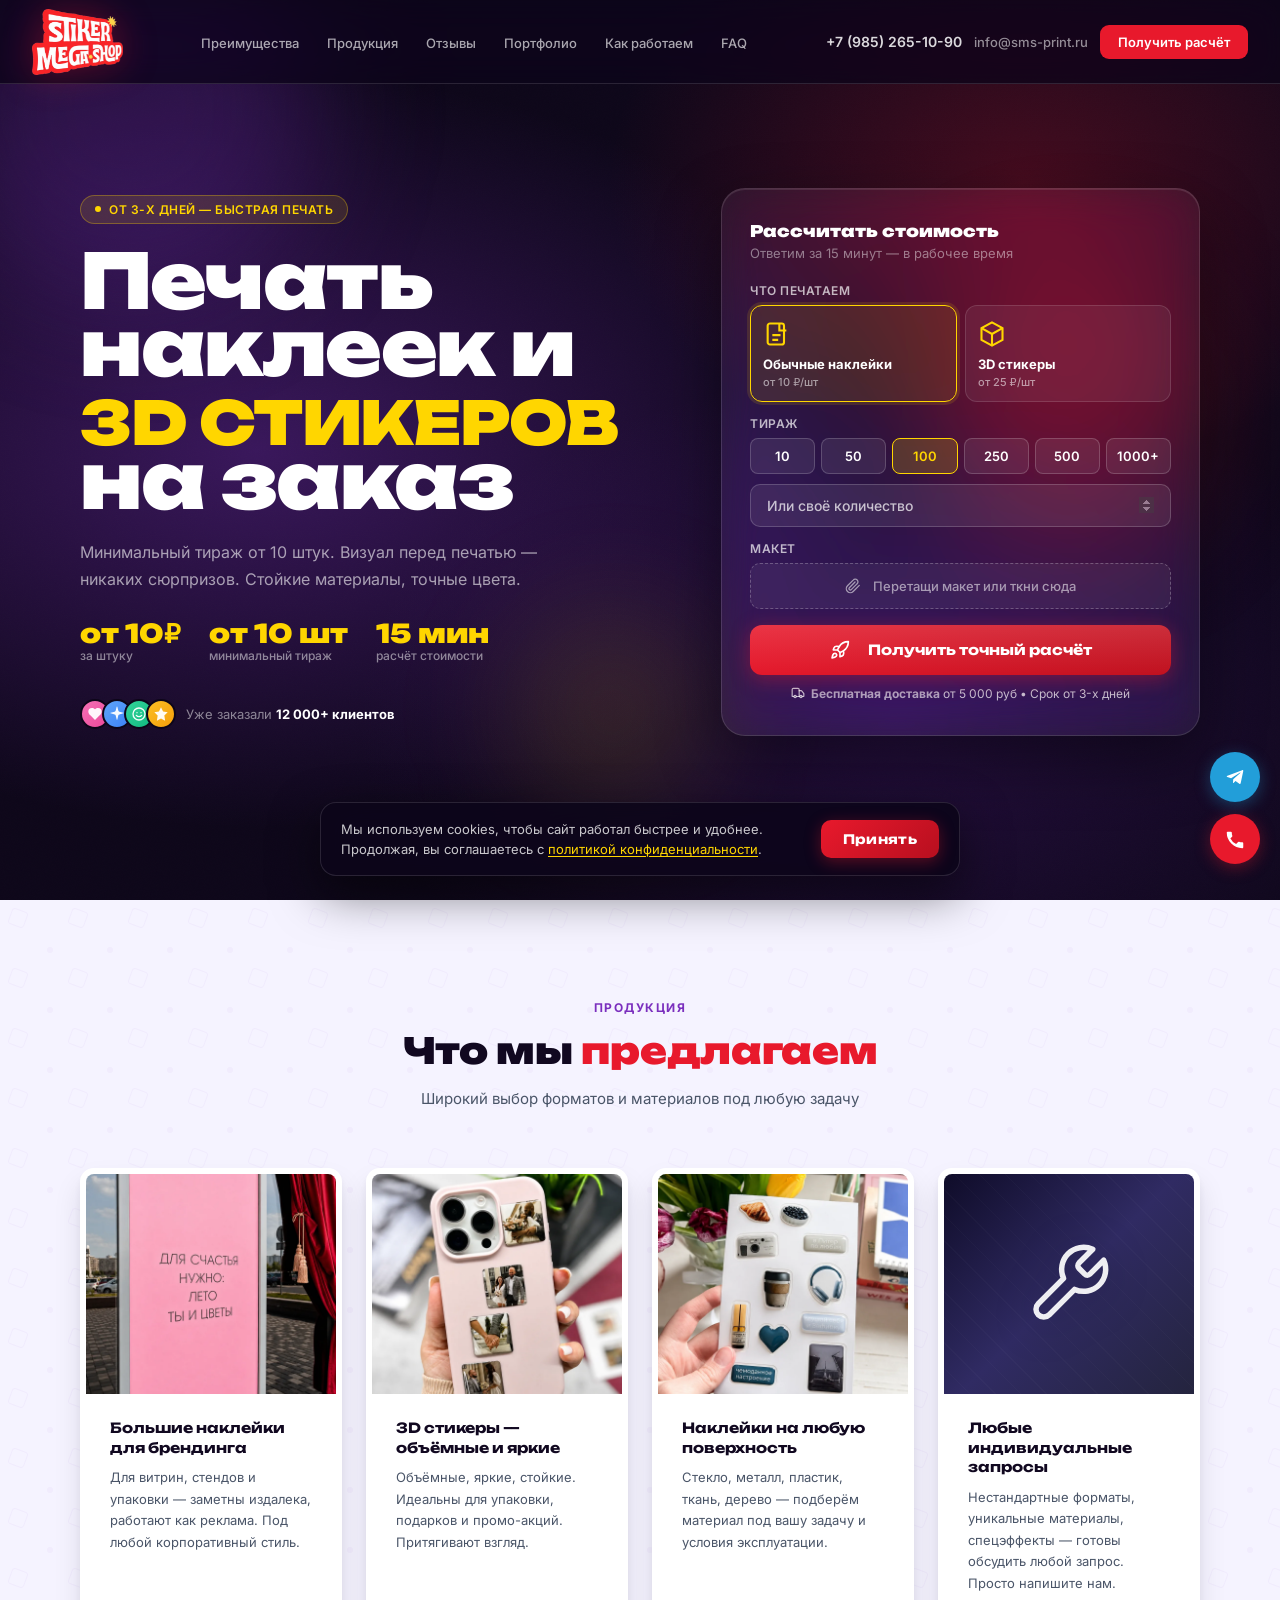
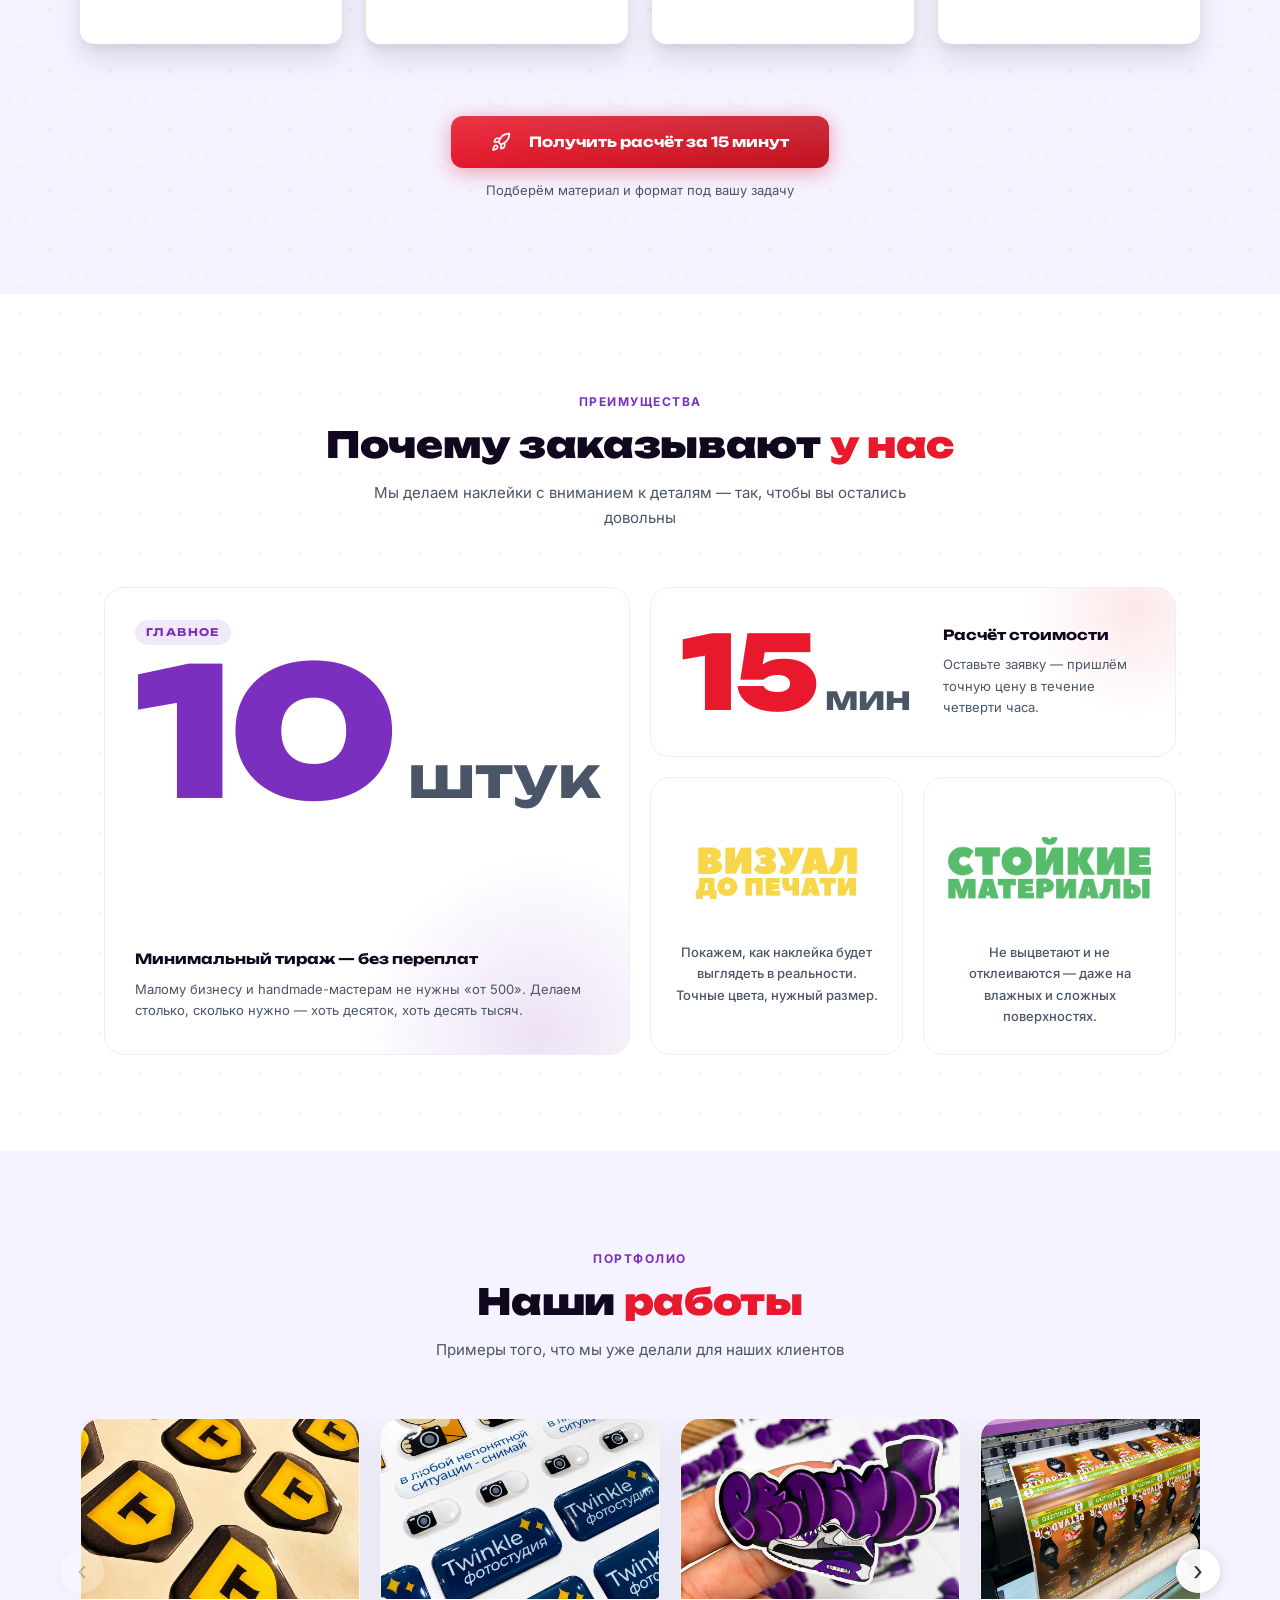
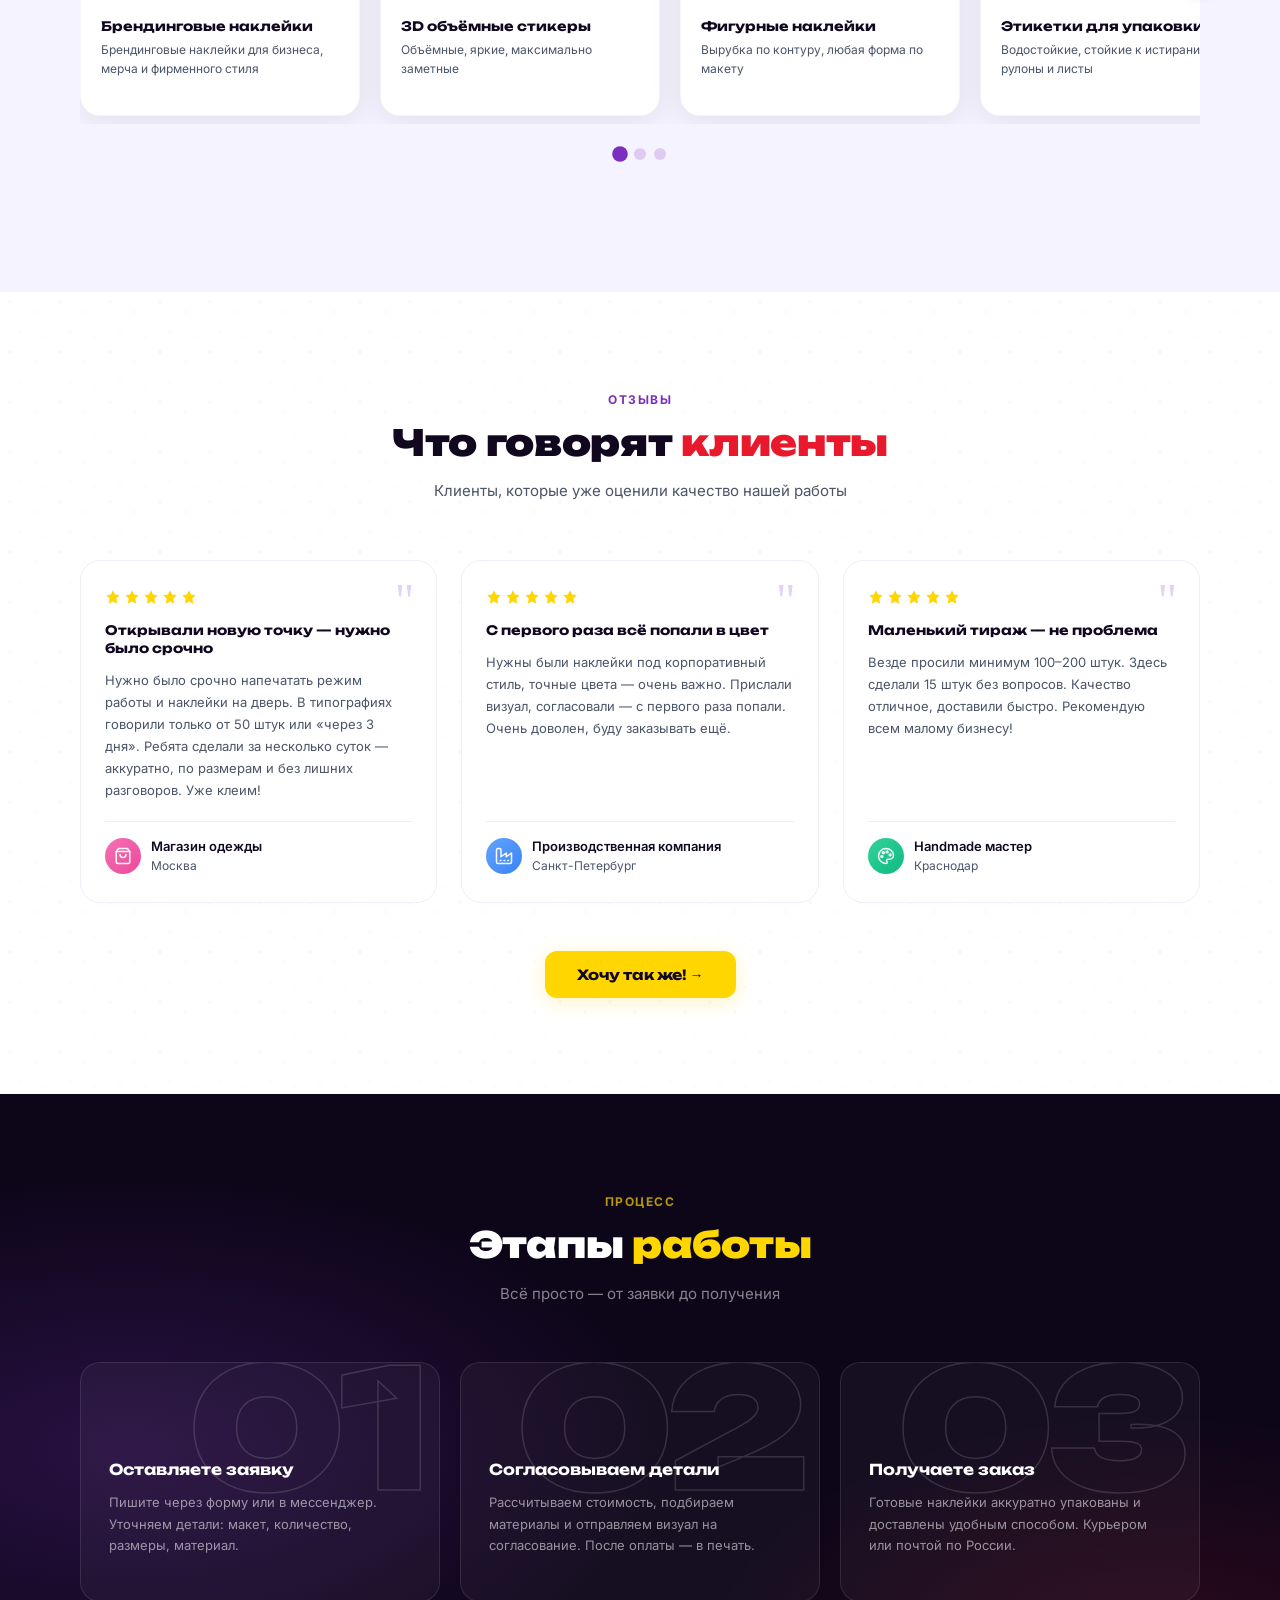
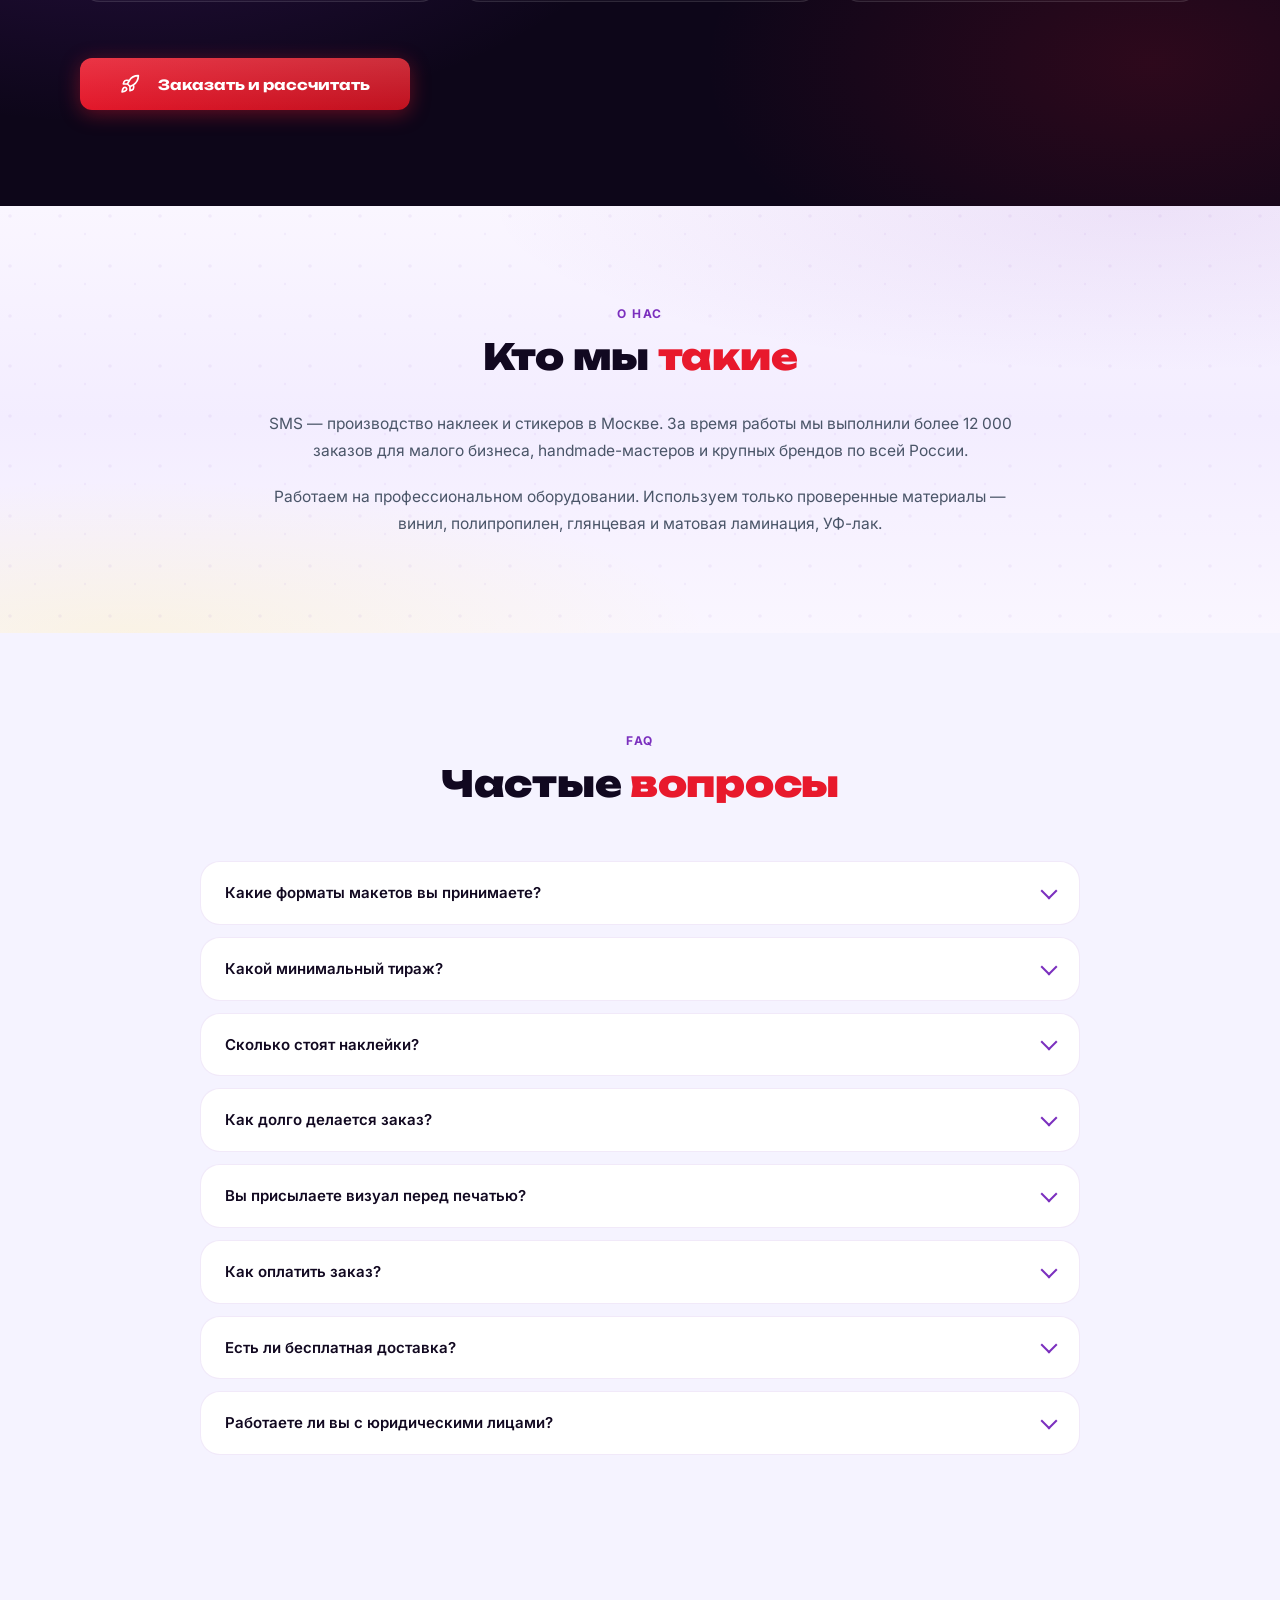
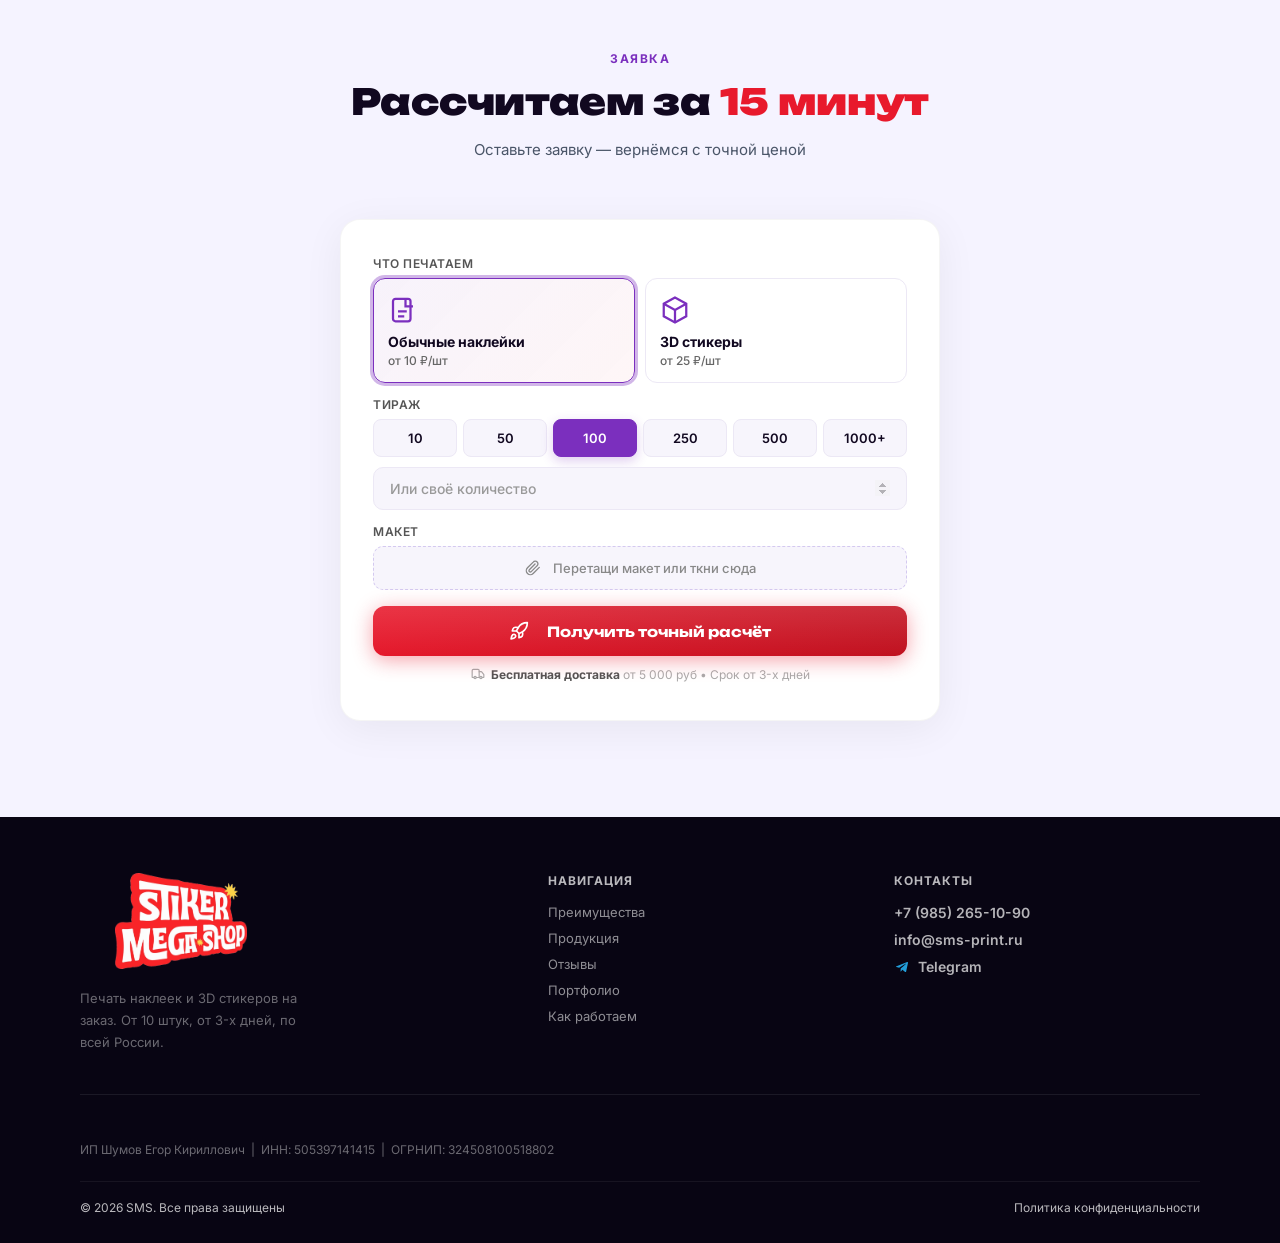
<file: index.html>
<!DOCTYPE html>
<html lang="ru">
<head>
<meta charset="UTF-8">
<meta name="viewport" content="width=device-width, initial-scale=1.0">
<title>SMS — Печать наклеек и 3D стикеров на заказ от 10 штук</title>
<meta name="description" content="Печать наклеек и 3D стикеров на заказ от 10 штук. От 10 руб за штуку, от 3-х дней. Визуал перед печатью, бесплатная доставка от 5000 руб. Получите расчёт за 15 минут!">
<meta name="keywords" content="печать наклеек, 3D стикеры на заказ, наклейки от 10 штук, изготовление наклеек, стикеры печать">
<meta property="og:title" content="SMS — Печать наклеек и 3D стикеров на заказ">
<meta property="og:description" content="Наклейки и 3D стикеры на заказ от 10 штук. От 10 руб/шт, от 3 дней. Расчёт за 15 минут!">
<meta property="og:type" content="website">

<!-- TODO: replace canonical / og:url / og:image domain when the production domain is set (audit ВАЖНО #8) -->
<link rel="canonical" href="https://sweet-madeleine-copy.vercel.app/">
<meta property="og:url" content="https://sweet-madeleine-copy.vercel.app/">
<meta property="og:image" content="https://sweet-madeleine-copy.vercel.app/images/og-preview.jpg">
<meta property="og:image:width" content="1200">
<meta property="og:image:height" content="630">
<meta name="twitter:card" content="summary_large_image">
<meta name="twitter:title" content="SMS — Печать наклеек и 3D стикеров на заказ">
<meta name="twitter:description" content="Наклейки от 10 штук, от 10₽, от 3 дней. Расчёт за 15 минут!">
<meta name="twitter:image" content="https://sweet-madeleine-copy.vercel.app/images/og-preview.jpg">

<!-- TODO: paste real Яндекс.Метрика counter snippet here (audit ЖЕЛАТЕЛЬНО #10) — register at https://metrika.yandex.ru and configure goals: form submit, tel click, Telegram click -->

<script type="application/ld+json">
{
  "@context": "https://schema.org",
  "@type": "LocalBusiness",
  "name": "SMS — Печать наклеек и 3D стикеров",
  "description": "Печать наклеек и 3D стикеров на заказ от 10 штук. От 10 руб/шт, от 3 дней.",
  "telephone": "+79852651090",
  "email": "info@sms-print.ru",
  "url": "https://sweet-madeleine-copy.vercel.app/",
  "priceRange": "от 10₽",
  "areaServed": "RU",
  "hasOfferCatalog": {
    "@type": "OfferCatalog",
    "name": "Наклейки и стикеры",
    "itemListElement": [
      {"@type": "Offer", "itemOffered": {"@type": "Service", "name": "Печать обычных наклеек"}},
      {"@type": "Offer", "itemOffered": {"@type": "Service", "name": "Печать 3D стикеров"}}
    ]
  }
}
</script>
<link rel="icon" href="favicon.ico" sizes="any">
<link rel="icon" type="image/png" sizes="32x32" href="favicon-32.png">
<link rel="icon" type="image/png" sizes="192x192" href="favicon-192.png">
<link rel="apple-touch-icon" sizes="180x180" href="apple-touch-icon.png">
<link rel="preload" href="fonts/unbounded-900-cyrillic.woff2" as="font" type="font/woff2" crossorigin>
<link rel="preload" href="fonts/inter-400-cyrillic.woff2" as="font" type="font/woff2" crossorigin>
<link rel="preload" href="images/sms-logo-1.webp" as="image" fetchpriority="high">
<style>@font-face{font-family:'Inter';font-style:normal;font-weight:400;font-display:swap;src:url(fonts/inter-400-cyrillic.woff2) format('woff2');unicode-range:U+0301,U+0400-045F,U+0490-0491,U+04B0-04B1,U+2116}@font-face{font-family:'Inter';font-style:normal;font-weight:400;font-display:swap;src:url(fonts/inter-400-latin.woff2) format('woff2');unicode-range:U+0000-00FF,U+0131,U+0152-0153,U+02BB-02BC,U+02C6,U+02DA,U+02DC,U+0304,U+0308,U+0329,U+2000-206F,U+20AC,U+2122,U+2191,U+2193,U+2212,U+2215,U+FEFF,U+FFFD}@font-face{font-family:'Inter';font-style:normal;font-weight:500;font-display:swap;src:url(fonts/inter-500-cyrillic.woff2) format('woff2');unicode-range:U+0301,U+0400-045F,U+0490-0491,U+04B0-04B1,U+2116}@font-face{font-family:'Inter';font-style:normal;font-weight:500;font-display:swap;src:url(fonts/inter-500-latin.woff2) format('woff2');unicode-range:U+0000-00FF,U+0131,U+0152-0153,U+02BB-02BC,U+02C6,U+02DA,U+02DC,U+0304,U+0308,U+0329,U+2000-206F,U+20AC,U+2122,U+2191,U+2193,U+2212,U+2215,U+FEFF,U+FFFD}@font-face{font-family:'Inter';font-style:normal;font-weight:600;font-display:swap;src:url(fonts/inter-600-cyrillic.woff2) format('woff2');unicode-range:U+0301,U+0400-045F,U+0490-0491,U+04B0-04B1,U+2116}@font-face{font-family:'Inter';font-style:normal;font-weight:600;font-display:swap;src:url(fonts/inter-600-latin.woff2) format('woff2');unicode-range:U+0000-00FF,U+0131,U+0152-0153,U+02BB-02BC,U+02C6,U+02DA,U+02DC,U+0304,U+0308,U+0329,U+2000-206F,U+20AC,U+2122,U+2191,U+2193,U+2212,U+2215,U+FEFF,U+FFFD}@font-face{font-family:'Inter';font-style:normal;font-weight:700;font-display:swap;src:url(fonts/inter-700-cyrillic.woff2) format('woff2');unicode-range:U+0301,U+0400-045F,U+0490-0491,U+04B0-04B1,U+2116}@font-face{font-family:'Inter';font-style:normal;font-weight:700;font-display:swap;src:url(fonts/inter-700-latin.woff2) format('woff2');unicode-range:U+0000-00FF,U+0131,U+0152-0153,U+02BB-02BC,U+02C6,U+02DA,U+02DC,U+0304,U+0308,U+0329,U+2000-206F,U+20AC,U+2122,U+2191,U+2193,U+2212,U+2215,U+FEFF,U+FFFD}@font-face{font-family:'Unbounded';font-style:normal;font-weight:400;font-display:swap;src:url(fonts/unbounded-400-cyrillic.woff2) format('woff2');unicode-range:U+0301,U+0400-045F,U+0490-0491,U+04B0-04B1,U+2116}@font-face{font-family:'Unbounded';font-style:normal;font-weight:400;font-display:swap;src:url(fonts/unbounded-400-latin.woff2) format('woff2');unicode-range:U+0000-00FF,U+0131,U+0152-0153,U+02BB-02BC,U+02C6,U+02DA,U+02DC,U+0304,U+0308,U+0329,U+2000-206F,U+20AC,U+2122,U+2191,U+2193,U+2212,U+2215,U+FEFF,U+FFFD}@font-face{font-family:'Unbounded';font-style:normal;font-weight:700;font-display:swap;src:url(fonts/unbounded-700-cyrillic.woff2) format('woff2');unicode-range:U+0301,U+0400-045F,U+0490-0491,U+04B0-04B1,U+2116}@font-face{font-family:'Unbounded';font-style:normal;font-weight:700;font-display:swap;src:url(fonts/unbounded-700-latin.woff2) format('woff2');unicode-range:U+0000-00FF,U+0131,U+0152-0153,U+02BB-02BC,U+02C6,U+02DA,U+02DC,U+0304,U+0308,U+0329,U+2000-206F,U+20AC,U+2122,U+2191,U+2193,U+2212,U+2215,U+FEFF,U+FFFD}@font-face{font-family:'Unbounded';font-style:normal;font-weight:900;font-display:swap;src:url(fonts/unbounded-900-cyrillic.woff2) format('woff2');unicode-range:U+0301,U+0400-045F,U+0490-0491,U+04B0-04B1,U+2116}@font-face{font-family:'Unbounded';font-style:normal;font-weight:900;font-display:swap;src:url(fonts/unbounded-900-latin.woff2) format('woff2');unicode-range:U+0000-00FF,U+0131,U+0152-0153,U+02BB-02BC,U+02C6,U+02DA,U+02DC,U+0304,U+0308,U+0329,U+2000-206F,U+20AC,U+2122,U+2191,U+2193,U+2212,U+2215,U+FEFF,U+FFFD}:root{--red:#E8192C;--red-dark:#b80f1f;--purple:#7B2FBE;--purple-light:#9B5FDE;--purple-glow:rgba(123,47,190,0.35);--yellow:#FFD600;--yellow-glow:rgba(255,214,0,0.25);--bg-dark:#0d0619;--bg-purple:#1a0a2e;--bg-card:rgba(255,255,255,0.055);--border:rgba(255,255,255,0.12);--white:#ffffff;--gray-bg:#f5f3ff;--text-dark:#110820;--text-muted:#4a5568;--radius-card:20px;--radius-btn:12px;--shadow-card:0 8px 32px rgba(0,0,0,0.08);--shadow-hover:0 20px 48px rgba(123,47,190,0.18);--transition:0.25s cubic-bezier(.4,0,.2,1);}*,*::before,*::after{margin:0;padding:0;box-sizing:border-box;}html{scroll-behavior:smooth;font-size:16px;}body{font-family:'Inter',system-ui,-apple-system,sans-serif;background:var(--white);color:var(--text-dark);overflow-x:hidden;-webkit-font-smoothing:antialiased;}img,svg{display:block;max-width:100%;}button,select,input{font-family:inherit;}a{color:inherit;text-decoration:none;}::-webkit-scrollbar{width:6px;}::-webkit-scrollbar-track{background:var(--bg-dark);}::-webkit-scrollbar-thumb{background:var(--purple);border-radius:3px;}.nav{position:fixed;top:0;left:0;right:0;z-index:1000;display:flex;align-items:center;justify-content:space-between;gap:16px;padding:0 32px;height:84px;background:rgba(13,6,25,0.82);backdrop-filter:blur(16px) saturate(180%);-webkit-backdrop-filter:blur(16px) saturate(180%);border-bottom:1px solid var(--border);transition:background var(--transition),box-shadow var(--transition);}.nav.scrolled{background:rgba(13,6,25,0.97);box-shadow:0 1px 0 rgba(255,255,255,0.06);}.nav-logo{display:flex;align-items:center;gap:8px;text-decoration:none;flex-shrink:0;filter:drop-shadow(0 0 18px rgba(232,25,44,0.35));}.nav-logo-img{height:66px;width:auto;display:block;-webkit-backface-visibility:hidden;backface-visibility:hidden;}.nav-logo-sub{color:rgba(255,255,255,0.45);font-size:12px;font-weight:500;letter-spacing:0.5px;white-space:nowrap;}.footer-logo-img{height:96px;width:auto;display:block;transform:translateX(-19px);}.nav-links{display:flex;gap:4px;list-style:none;}.nav-links a{color:rgba(255,255,255,0.65);font-size:13px;font-weight:500;padding:6px 12px;border-radius:8px;transition:color var(--transition),background var(--transition);}.nav-links a:hover{color:#fff;background:rgba(255,255,255,0.07);}.nav-right{display:flex;align-items:center;gap:12px;flex-shrink:0;}.nav-phone{color:rgba(255,255,255,0.85);font-size:14px;font-weight:600;transition:color var(--transition);}.nav-phone:hover{color:var(--yellow);}.nav-email{color:rgba(255,255,255,0.55);font-size:13px;font-weight:500;transition:color var(--transition);}.nav-email:hover{color:rgba(255,255,255,0.85);}.nav-cta{background:var(--red);color:#fff;border:none;padding:9px 18px;border-radius:9px;font-size:13px;font-weight:600;cursor:pointer;white-space:nowrap;transition:background var(--transition),transform var(--transition),box-shadow var(--transition);box-shadow:0 0 0 rgba(232,25,44,0);}.nav-cta:hover{background:var(--red-dark);transform:translateY(-1px);box-shadow:0 4px 16px rgba(232,25,44,0.4);}.burger{display:none;flex-direction:column;gap:5px;cursor:pointer;background:none;border:none;padding:6px;border-radius:8px;}.burger span{display:block;width:22px;height:2px;background:rgba(255,255,255,0.85);border-radius:2px;transition:var(--transition);}.burger.open span:nth-child(1){transform:translateY(7px) rotate(45deg);}.burger.open span:nth-child(2){opacity:0;}.burger.open span:nth-child(3){transform:translateY(-7px) rotate(-45deg);}.hero{position:relative;min-height:100vh;background:var(--bg-dark);padding:96px 24px 72px;display:flex;align-items:center;overflow:hidden;color-scheme:dark;}.hero-mesh{position:absolute;inset:0;background:radial-gradient(ellipse 70% 60% at 20% 50%,rgba(123,47,190,0.4) 0%,transparent 70%),radial-gradient(ellipse 50% 50% at 80% 20%,rgba(232,25,44,0.25) 0%,transparent 65%),radial-gradient(ellipse 60% 55% at 70% 80%,rgba(74,26,122,0.35) 0%,transparent 70%);z-index:0;}.hero-orb{position:absolute;border-radius:50%;filter:blur(60px);pointer-events:none;z-index:0;animation:orbFloat 8s ease-in-out infinite;}.hero-orb-1{width:380px;height:380px;background:rgba(123,47,190,0.28);top:-80px;left:-60px;animation-delay:0s;}.hero-orb-2{width:280px;height:280px;background:rgba(232,25,44,0.2);top:30%;right:5%;animation-delay:3s;}.hero-orb-3{width:200px;height:200px;background:rgba(255,214,0,0.12);bottom:10%;left:40%;animation-delay:5s;}@keyframes orbFloat{0%,100%{transform:translateY(0) scale(1);}50%{transform:translateY(-24px) scale(1.05);}}.hero::after{content:'';position:absolute;inset:0;background-image:url("data:image/svg+xml,%3Csvg viewBox='0 0 256 256' xmlns='http://www.w3.org/2000/svg'%3E%3Cfilter id='noise'%3E%3CfeTurbulence type='fractalNoise' baseFrequency='0.9' numOctaves='4' stitchTiles='stitch'/%3E%3C/filter%3E%3Crect width='100%25' height='100%25' filter='url(%23noise)' opacity='0.04'/%3E%3C/svg%3E");background-size:200px 200px;pointer-events:none;z-index:1;opacity:0.4;}.hero-inner{position:relative;z-index:2;max-width:1120px;margin:0 auto;width:100%;display:grid;grid-template-columns:minmax(0,1.1fr) minmax(420px,0.9fr);gap:56px;align-items:center;}.hero-eyebrow{display:inline-flex;align-items:center;gap:8px;background:rgba(255,214,0,0.12);border:1px solid rgba(255,214,0,0.3);color:var(--yellow);font-size:12px;font-weight:600;padding:6px 14px;border-radius:50px;margin-bottom:24px;letter-spacing:0.5px;text-transform:uppercase;}.hero-eyebrow .dot{width:6px;height:6px;background:var(--yellow);border-radius:50%;animation:pulse 2s ease-in-out infinite;}@keyframes pulse{0%,100%{box-shadow:0 0 0 0 rgba(255,214,0,0.5);}50%{box-shadow:0 0 0 6px rgba(255,214,0,0);}}.hero h1{font-family:'Unbounded','Arial Black',sans-serif;font-size:clamp(38px,6.2vw,76px);font-weight:900;color:#fff;line-height:0.88;margin-bottom:24px;letter-spacing:-1.5px;}.hero h1 em{font-style:normal;color:var(--yellow);}.hero-rotator{display:inline-grid;vertical-align:bottom;max-width:100%;line-height:0.85;font-size:clamp(34px,5.2vw,60px);}.hero-rotator--accent{color:var(--yellow);text-transform:uppercase;}.hero-rotator__word{grid-area:1 / 1;opacity:0;transform:translateY(0.45em);transition:opacity 0.45s ease,transform 0.55s cubic-bezier(.2,.7,.2,1);white-space:nowrap;will-change:transform,opacity;}.hero-rotator__word.is-active{opacity:1;transform:translateY(0);}.hero-rotator__word.is-leaving{opacity:0;transform:translateY(-0.45em);}@media (prefers-reduced-motion:reduce){.hero-rotator__word{transition:none;}}.hero-sub{color:rgba(255,255,255,0.6);font-size:16px;line-height:1.65;margin-bottom:28px;max-width:480px;}.hero-stats{display:flex;gap:28px;margin-bottom:36px;flex-wrap:wrap;}.hero-stat{display:flex;flex-direction:column;gap:2px;}.hero-stat-val{font-family:'Unbounded','Arial Black',sans-serif;font-size:26px;font-weight:900;color:var(--yellow);line-height:1;}.hero-stat-label{font-size:12px;color:rgba(255,255,255,0.5);font-weight:500;}.hero-trust{display:flex;align-items:center;gap:10px;color:rgba(255,255,255,0.5);font-size:13px;}.hero-avatars{display:flex;}.hero-avatar{width:30px;height:30px;border-radius:50%;border:2px solid var(--bg-dark);margin-left:-8px;display:flex;align-items:center;justify-content:center;font-size:13px;flex-shrink:0;}.hero-avatars .hero-avatar:first-child{margin-left:0;}.av-1{background:linear-gradient(135deg,#f472b6,#ec4899);}.av-2{background:linear-gradient(135deg,#60a5fa,#3b82f6);}.av-3{background:linear-gradient(135deg,#34d399,#10b981);}.av-4{background:linear-gradient(135deg,#fbbf24,#f59e0b);}.hero-form-wrap{background:rgba(255,255,255,0.06);border:1px solid rgba(255,255,255,0.13);border-radius:24px;padding:32px 28px;backdrop-filter:blur(20px) saturate(180%);-webkit-backdrop-filter:blur(20px) saturate(180%);box-shadow:0 24px 64px rgba(0,0,0,0.4),inset 0 1px 0 rgba(255,255,255,0.1);color-scheme:dark;}.hero-form-title{font-family:'Unbounded','Arial Black',sans-serif;font-size:16px;font-weight:800;color:#fff;margin-bottom:4px;}.hero-form-sub{font-size:13px;color:rgba(255,255,255,0.45);margin-bottom:22px;}.form-field{margin-bottom:14px;}.form-field label{display:block;color:rgba(255,255,255,0.7);font-size:12px;font-weight:600;letter-spacing:0.5px;text-transform:uppercase;margin-bottom:7px;}.form-field select,.form-field input[type="number"]{width:100%;background:rgba(255,255,255,0.08);border:1px solid rgba(255,255,255,0.18);color:#fff;-webkit-text-fill-color:#fff;padding:12px 16px;border-radius:10px;font-size:14px;font-weight:500;outline:none;transition:border var(--transition),background var(--transition),box-shadow var(--transition);appearance:none;-webkit-appearance:none;}.form-field select::placeholder,.form-field input[type="number"]::placeholder{color:rgba(255,255,255,0.72);-webkit-text-fill-color:rgba(255,255,255,0.72);opacity:1;}.form-field select:focus,.form-field input:focus{border-color:var(--yellow);background:rgba(255,214,0,0.07);box-shadow:0 0 0 3px rgba(255,214,0,0.12);}.form-field select option{background:#1a0a2e;color:#fff;}input[type="number"]::-webkit-inner-spin-button{opacity:0.4;}.upload-zone{width:100%;background:rgba(255,255,255,0.05);border:1.5px dashed rgba(255,255,255,0.25);color:rgba(255,255,255,0.55);padding:13px 16px;border-radius:10px;font-size:13px;font-weight:500;cursor:pointer;transition:all var(--transition);display:flex;align-items:center;justify-content:center;gap:8px;}.upload-zone:hover{border-color:var(--yellow);color:var(--yellow);background:rgba(255,214,0,0.06);}.upload-zone.has-file{border-color:#4ade80;color:#4ade80;background:rgba(74,222,128,0.07);border-style:solid;}.btn-cta{display:flex;align-items:center;justify-content:center;gap:8px;width:100%;background:linear-gradient(135deg,var(--red) 0%,#c0111f 100%);color:#fff;border:none;padding:15px 24px;border-radius:var(--radius-btn);font-family:'Unbounded','Arial Black',sans-serif;font-size:14px;font-weight:700;cursor:pointer;margin-top:16px;transition:transform var(--transition),box-shadow var(--transition),filter var(--transition);box-shadow:0 4px 20px rgba(232,25,44,0.4);letter-spacing:0;position:relative;overflow:hidden;}.btn-cta::after{content:'';position:absolute;inset:0;background:linear-gradient(to bottom,rgba(255,255,255,0.12),transparent);pointer-events:none;}.btn-cta:hover{transform:translateY(-2px);box-shadow:0 8px 28px rgba(232,25,44,0.5);filter:brightness(1.05);}.btn-cta:active{transform:translateY(0);}.form-note{text-align:center;color:rgba(255,255,255,0.72);font-size:12px;margin-top:10px;line-height:1.5;}.form-note strong{color:rgba(255,255,255,0.6);}@media (max-width:860px){.nav-links{display:none;}.burger{display:flex;}.nav-links.open{display:flex;flex-direction:column;position:fixed;top:84px;left:0;right:0;background:rgba(13,6,25,0.98);padding:20px 24px 28px;gap:4px;z-index:999;border-top:1px solid var(--border);}.nav-links.open a{padding:10px 14px;border-radius:10px;display:block;font-size:15px;}.nav-mobile-contacts{display:flex !important;flex-direction:column;gap:6px;margin-top:12px;padding-top:16px;border-top:1px solid rgba(255,255,255,0.1);}.nav-mobile-contacts a{color:rgba(255,255,255,0.7) !important;font-size:14px !important;font-weight:600;padding:8px 14px !important;}.nav-mobile-contacts a:hover{color:var(--yellow) !important;}.hero-inner{grid-template-columns:1fr;gap:40px;}.hero{padding:88px 24px 56px;min-height:auto;}.hero h1{font-size:clamp(34px,8.5vw,56px);letter-spacing:-1px;}.hero-rotator{font-size:clamp(28px,7.5vw,50px);}.footer-top{grid-template-columns:1fr 1fr;gap:28px;}.footer-brand{grid-column:1 / -1;}}@media (max-width:600px){.nav-phone{display:none;}.nav-email{display:none;}.nav{padding:0 16px;}.nav-cta{padding:8px 14px;font-size:12px;}.hero-stats{gap:20px;}.hero-stat-val{font-size:22px;}.section-wrap{padding:72px 20px;}.offer-section{padding:72px 20px;}.reviews-section{padding:72px 20px;}.steps-section{padding:72px 20px;}.bottom-section{padding:72px 20px;}.portfolio-section{padding:72px 20px;}.bottom-form-card{padding:24px 20px;}.modal-box{padding:28px 20px;}.footer-top{grid-template-columns:1fr;}.footer-bottom{flex-direction:column;text-align:center;}.benefits-grid,.offer-grid,.reviews-grid{display:flex;overflow-x:scroll;overflow-y:hidden;scroll-snap-type:x mandatory;-webkit-overflow-scrolling:touch;overscroll-behavior-x:contain;scrollbar-width:none;margin-inline:-20px;padding-inline:16px;padding-bottom:16px;gap:12px;scroll-padding-left:16px;-webkit-scroll-snap-type:x mandatory;}.benefits-grid::-webkit-scrollbar,.offer-grid::-webkit-scrollbar,.reviews-grid::-webkit-scrollbar{display:none;}.benefits-grid .benefit-card,.offer-grid .offer-card,.reviews-grid .review-card{flex-shrink:0;width:calc(100vw - 52px);scroll-snap-align:start;scroll-snap-stop:always;}.portfolio-card{min-width:calc(100vw - 52px);width:calc(100vw - 52px);scroll-snap-stop:always;scroll-snap-align:start;}.portfolio-carousel{overflow-y:hidden;overscroll-behavior-x:contain;scroll-snap-type:x mandatory;scroll-padding-left:0px;padding-inline:0;}}.carr-btn{position:absolute;top:50%;transform:translateY(-50%);z-index:10;width:44px;height:44px;border-radius:50%;border:none;background:rgba(255,255,255,0.95);box-shadow:0 2px 12px rgba(0,0,0,0.15);font-size:26px;line-height:1;cursor:pointer;display:flex;align-items:center;justify-content:center;color:#333;transition:background 0.2s,transform 0.2s;padding:0;user-select:none;}.carr-btn:hover{background:#fff;transform:translateY(-50%) scale(1.1);}.carr-prev{left:-20px;}.carr-next{right:-20px;}@media (max-width:600px){.carr-btn{width:34px;height:34px;font-size:22px;}.carr-prev{left:4px;}.carr-next{right:4px;}}.section-dots{display:none;}@media (max-width:600px){.section-dots{display:flex;justify-content:center;gap:8px;margin-top:18px;}}.product-cards{display:grid;grid-template-columns:1fr 1fr;gap:8px;}.product-card{background:rgba(255,255,255,0.06);border:1.5px solid rgba(255,255,255,0.13);border-radius:12px;padding:14px 12px 12px;cursor:pointer;text-align:left;transition:background 0.2s,border-color 0.2s,box-shadow 0.2s,transform 0.2s;color:#fff;font-family:inherit;display:block;}.product-card:hover{background:rgba(255,255,255,0.1);border-color:rgba(255,255,255,0.25);transform:translateY(-1px);}.product-card.is-active{background:rgba(255,214,0,0.1);border-color:var(--yellow);box-shadow:0 0 0 3px rgba(255,214,0,0.12);}.product-card__icon{display:block;width:28px;height:28px;color:var(--yellow);margin-bottom:8px;}.product-card__icon svg{width:100%;height:100%;}.product-card__name{font-weight:700;font-size:13px;line-height:1.25;margin-bottom:2px;color:#fff;}.product-card__price{font-size:11px;color:rgba(255,255,255,0.55);font-weight:500;}.qty-chips{display:flex;flex-wrap:wrap;gap:6px;margin-bottom:10px;}.qty-chip{flex:1 1 0;min-width:48px;background:rgba(255,255,255,0.08);border:1px solid rgba(255,255,255,0.18);color:#fff;padding:9px 8px;border-radius:8px;font-size:13px;font-weight:600;cursor:pointer;transition:background 0.2s,border-color 0.2s,color 0.2s;font-family:inherit;}.qty-chip:hover{background:rgba(255,255,255,0.13);}.qty-chip.is-active{background:rgba(255,214,0,0.18);border-color:var(--yellow);color:var(--yellow);}.qty-custom{width:100%;background:rgba(255,255,255,0.06);border:1px solid rgba(255,255,255,0.14);color:#fff;-webkit-text-fill-color:#fff;padding:10px 14px;border-radius:10px;font-size:13px;font-weight:500;outline:none;transition:border 0.2s,background 0.2s;appearance:none;-webkit-appearance:none;}.qty-custom::placeholder{color:rgba(255,255,255,0.4);}.qty-custom:focus{border-color:var(--yellow);background:rgba(255,214,0,0.06);}.price-preview{background:linear-gradient(135deg,rgba(255,214,0,0.06),rgba(123,47,190,0.06));border:1px solid rgba(255,255,255,0.1);border-radius:12px;padding:12px 16px;margin-top:14px;display:flex;align-items:center;justify-content:space-between;gap:12px;}.price-preview__label{font-size:11px;font-weight:600;color:rgba(255,255,255,0.55);letter-spacing:0.4px;text-transform:uppercase;}.price-preview__hint{font-size:10.5px;color:rgba(255,255,255,0.38);margin-top:2px;}.price-preview__value{font-family:'Unbounded','Arial Black',sans-serif;font-size:22px;font-weight:800;color:var(--yellow);line-height:1;text-shadow:0 0 12px rgba(255,214,0,0.25);transition:transform 0.18s;}.price-preview__value.is-bump{transform:scale(1.08);}.upload-zone{padding:14px 16px;}.btn-cta,.nav-cta{position:relative;overflow:hidden;isolation:isolate;}.btn-cta::before,.nav-cta::before{content:"";position:absolute;top:-50%;left:0;width:50%;height:200%;background:linear-gradient(100deg,transparent 0%,rgba(255,255,255,0) 30%,rgba(255,255,255,0.55) 50%,rgba(255,255,255,0) 70%,transparent 100%);pointer-events:none;z-index:1;-webkit-transform:translate3d(-200%,0,0) skewX(-22deg);transform:translate3d(-200%,0,0) skewX(-22deg);-webkit-animation:ctaSweep 2.6s ease-in-out infinite;animation:ctaSweep 2.6s ease-in-out infinite;will-change:transform;}.btn-cta:hover::before,.nav-cta:hover::before{-webkit-animation-duration:1.3s;animation-duration:1.3s;}@-webkit-keyframes ctaSweep{0%{-webkit-transform:translate3d(-200%,0,0) skewX(-22deg);opacity:0}10%{opacity:1}50%{-webkit-transform:translate3d(450%,0,0) skewX(-22deg);opacity:1}51%,100%{opacity:0}}@keyframes ctaSweep{0%{transform:translate3d(-200%,0,0) skewX(-22deg);opacity:0}10%{opacity:1}50%{transform:translate3d(450%,0,0) skewX(-22deg);opacity:1}51%,100%{opacity:0}}@media (prefers-reduced-motion:reduce){.btn-cta::before,.nav-cta::before{display:none;}}@-webkit-keyframes navLogoSpin{from{-webkit-transform:translateZ(0) rotate(0)}to{-webkit-transform:translateZ(0) rotate(360deg)}}@keyframes navLogoSpin{from{transform:translateZ(0) rotate(0)}to{transform:translateZ(0) rotate(360deg)}}@-webkit-keyframes navLogoWobble{0%,100%{-webkit-transform:translateZ(0) rotate(0)}25%{-webkit-transform:translateZ(0) rotate(-4deg)}75%{-webkit-transform:translateZ(0) rotate(4deg)}}@keyframes navLogoWobble{0%,100%{transform:translateZ(0) rotate(0)}25%{transform:translateZ(0) rotate(-4deg)}75%{transform:translateZ(0) rotate(4deg)}}.nav-logo-img{-webkit-animation:navLogoSpin 1.2s cubic-bezier(.4,0,.2,1) 0.3s 1 both,navLogoWobble 3.4s ease-in-out 1.6s infinite;animation:navLogoSpin 1.2s cubic-bezier(.4,0,.2,1) 0.3s 1 both,navLogoWobble 3.4s ease-in-out 1.6s infinite;}@media (prefers-reduced-motion:reduce){.nav-logo-img{-webkit-animation:none;animation:none;}}@-webkit-keyframes footerLogoSpin{from{-webkit-transform:translate3d(-19px,0,0) rotate(0)}to{-webkit-transform:translate3d(-19px,0,0) rotate(360deg)}}@keyframes footerLogoSpin{from{transform:translate3d(-19px,0,0) rotate(0)}to{transform:translate3d(-19px,0,0) rotate(360deg)}}@-webkit-keyframes footerLogoWobble{0%,100%{-webkit-transform:translate3d(-19px,0,0) rotate(0)}25%{-webkit-transform:translate3d(-19px,0,0) rotate(-4deg)}75%{-webkit-transform:translate3d(-19px,0,0) rotate(4deg)}}@keyframes footerLogoWobble{0%,100%{transform:translate3d(-19px,0,0) rotate(0)}25%{transform:translate3d(-19px,0,0) rotate(-4deg)}75%{transform:translate3d(-19px,0,0) rotate(4deg)}}.footer-logo-img.is-active{-webkit-animation:footerLogoSpin 1.2s cubic-bezier(.4,0,.2,1) 0s 1 both,footerLogoWobble 3.4s ease-in-out 1.3s infinite;animation:footerLogoSpin 1.2s cubic-bezier(.4,0,.2,1) 0s 1 both,footerLogoWobble 3.4s ease-in-out 1.3s infinite;}@media (prefers-reduced-motion:reduce){.footer-logo-img.is-active{-webkit-animation:none;animation:none;}}</style>
<link rel="preload" href="styles.css?v=3" as="style" onload="this.onload=null;this.rel='stylesheet'">
<noscript><link rel="stylesheet" href="styles.css?v=3"></noscript>
</head>
<body>
<canvas id="spotlight" aria-hidden="true"></canvas>

<!-- ══════════════════ NAVBAR ══════════════════ -->
<nav class="nav" id="mainNav">
  <a href="#" class="nav-logo">
    <img src="images/sms-logo-1.webp" alt="Sweet Medeleine" class="nav-logo-img" width="661" height="480" fetchpriority="high" decoding="async">
  </a>

  <ul class="nav-links" id="navLinks">
    <li><a href="#benefits">Преимущества</a></li>
    <li><a href="#offer">Продукция</a></li>
    <li><a href="#reviews">Отзывы</a></li>
    <li><a href="#portfolio">Портфолио</a></li>
    <li><a href="#steps">Как работаем</a></li>
    <li><a href="#faq">FAQ</a></li>
    <li class="nav-mobile-contacts" style="display:none">
      <a href="tel:+79852651090">+7 (985) 265-10-90</a>
      <a href="mailto:info@sms-print.ru">info@sms-print.ru</a>
    </li>
  </ul>

  <div class="nav-right">
    <a href="tel:+79852651090" class="nav-phone">+7 (985) 265-10-90</a>
    <!-- TODO: replace info@sms-print.ru with the real corporate email once the domain is registered (audit СРОЧНО #2). Used in 3 places: this nav link, mobile nav and footer. -->
    <a href="mailto:info@sms-print.ru" class="nav-email">info@sms-print.ru</a>
    <button class="nav-cta" onclick="openModal('nav')">Получить расчёт</button>
    <button class="burger" id="burger" aria-label="Меню">
      <span></span><span></span><span></span>
    </button>
  </div>
</nav>

<!-- ══════════════════ HERO ══════════════════ -->
<section class="hero">
  <div class="hero-mesh"></div>
  <div class="hero-orb hero-orb-1"></div>
  <div class="hero-orb hero-orb-2"></div>
  <div class="hero-orb hero-orb-3"></div>

  <div class="hero-inner">
    <!-- Left: copy -->
    <div>
      <div class="hero-eyebrow">
        <span class="dot"></span>
        от 3-х дней — быстрая печать
      </div>

      <h1>Печать наклеек и<br><span class="hero-rotator hero-rotator--accent" aria-live="polite"><span class="hero-rotator__word is-active">3D стикеров</span><span class="hero-rotator__word">этикеток</span><span class="hero-rotator__word">стикерпаков</span></span><br>на заказ</h1>

      <p class="hero-sub">
        Минимальный тираж от 10 штук. Визуал перед печатью — никаких сюрпризов.
        Стойкие материалы, точные цвета.
      </p>

      <div class="hero-stats">
        <div class="hero-stat">
          <span class="hero-stat-val">от 10₽</span>
          <span class="hero-stat-label">за штуку</span>
        </div>
        <div class="hero-stat">
          <span class="hero-stat-val">от 10 шт</span>
          <span class="hero-stat-label">минимальный тираж</span>
        </div>
        <div class="hero-stat">
          <span class="hero-stat-val">15 мин</span>
          <span class="hero-stat-label">расчёт стоимости</span>
        </div>
      </div>

      <div class="hero-trust">
        <div class="hero-avatars">
          <div class="hero-avatar av-1"><svg class="icon icon-fill" viewBox="0 0 24 24" aria-hidden="true" focusable="false"><path d="M19 14c1.49-1.46 3-3.21 3-5.5A5.5 5.5 0 0 0 16.5 3c-1.76 0-3 .5-4.5 2-1.5-1.5-2.74-2-4.5-2A5.5 5.5 0 0 0 2 8.5c0 2.3 1.5 4.05 3 5.5l7 7Z"/></svg></div>
          <div class="hero-avatar av-2"><svg class="icon icon-fill" viewBox="0 0 24 24" aria-hidden="true" focusable="false"><path d="M9.94 14.06A2 2 0 0 0 8.5 12.62L2.4 11.04a.5.5 0 0 1 0-.97L8.5 8.5a2 2 0 0 0 1.44-1.44L11.51 1a.5.5 0 0 1 .98 0l1.57 6.06a2 2 0 0 0 1.44 1.44l6.1 1.57a.5.5 0 0 1 0 .97L15.5 12.62a2 2 0 0 0-1.44 1.44L12.49 20.13a.5.5 0 0 1-.98 0Z"/></svg></div>
          <div class="hero-avatar av-3"><svg class="icon" viewBox="0 0 24 24" aria-hidden="true" focusable="false"><circle cx="12" cy="12" r="9"/><path d="M8 14s1.5 2 4 2 4-2 4-2"/><line x1="9" y1="10" x2="9.01" y2="10"/><line x1="15" y1="10" x2="15.01" y2="10"/></svg></div>
          <div class="hero-avatar av-4"><svg class="icon icon-fill" viewBox="0 0 24 24" aria-hidden="true" focusable="false"><path d="m12 2 3.09 6.26L22 9.27l-5 4.87L18.18 22 12 18.77 5.82 22 7 14.14l-5-4.87 6.91-1.01z"/></svg></div>
        </div>
        <span>Уже заказали <strong style="color:#fff">12 000+ клиентов</strong></span>
      </div>
    </div>

    <!-- Right: form -->
    <div class="hero-form-wrap" id="heroQuoteForm">
      <div class="hero-form-title">Рассчитать стоимость</div>
      <div class="hero-form-sub">Ответим за 15 минут — в рабочее время</div>

      <div class="form-field">
        <label>Что печатаем</label>
        <div class="product-cards">
          <button type="button" class="product-card is-active" data-product="Обычные наклейки" data-key="regular">
            <span class="product-card__icon" aria-hidden="true">
              <svg viewBox="0 0 24 24" fill="none" stroke="currentColor" stroke-width="1.8"><rect x="4" y="3" width="14" height="18" rx="2"/><path d="M14 3v6h6"/><path d="M8 13h7M8 17h5"/></svg>
            </span>
            <div class="product-card__name">Обычные наклейки</div>
            <div class="product-card__price">от 10 ₽/шт</div>
          </button>
          <button type="button" class="product-card" data-product="3D стикеры" data-key="3d">
            <span class="product-card__icon" aria-hidden="true">
              <svg viewBox="0 0 24 24" fill="none" stroke="currentColor" stroke-width="1.8"><path d="M12 2L3 7v10l9 5 9-5V7z"/><path d="M3 7l9 5 9-5"/><path d="M12 12v10"/></svg>
            </span>
            <div class="product-card__name">3D стикеры</div>
            <div class="product-card__price">от 25 ₽/шт</div>
          </button>
        </div>
      </div>

      <div class="form-field">
        <label>Тираж</label>
        <div class="qty-chips">
          <button type="button" class="qty-chip" data-qty="10">10</button>
          <button type="button" class="qty-chip" data-qty="50">50</button>
          <button type="button" class="qty-chip is-active" data-qty="100">100</button>
          <button type="button" class="qty-chip" data-qty="250">250</button>
          <button type="button" class="qty-chip" data-qty="500">500</button>
          <button type="button" class="qty-chip" data-qty="1000">1000+</button>
        </div>
        <input type="number" id="heroVolume" class="qty-custom" placeholder="Или своё количество" min="10">
      </div>

      <div class="form-field">
        <label>Макет</label>
        <button class="upload-zone" id="heroUploadBtn" onclick="document.getElementById('fileInput').click()" type="button">
          <svg class="icon" viewBox="0 0 24 24" aria-hidden="true" focusable="false"><path d="m21.44 11.05-9.19 9.19a6 6 0 0 1-8.49-8.49l8.57-8.57A4 4 0 1 1 17.93 8.83l-8.57 8.57a2 2 0 1 1-2.83-2.83l8.49-8.48"/></svg>
          <span id="heroFileName">Перетащи макет или ткни сюда</span>
        </button>
        <input type="file" id="fileInput" style="display:none" accept=".pdf,.png,.jpg,.ai,.svg,.eps">
      </div>

      <input type="hidden" id="heroVid" value="Обычные наклейки">

      <button class="btn-cta" onclick="openModal('hero')">
        <svg class="icon" viewBox="0 0 24 24" aria-hidden="true" focusable="false"><path d="M4.5 16.5c-1.5 1.26-2 5-2 5s3.74-.5 5-2c.71-.84.7-2.13-.09-2.91a2.18 2.18 0 0 0-2.91-.09Z"/><path d="M12 15c-1.5-1.5-3-3-3-3a22 22 0 0 1 2-3.95A12.88 12.88 0 0 1 22 2c0 2.72-.78 7.5-6 11a22.35 22.35 0 0 1-4 2Z"/><path d="M9 12H4s.55-3.03 2-4c1.62-1.08 5 0 5 0"/><path d="M12 15v5s3.03-.55 4-2c1.08-1.62 0-5 0-5"/></svg>Получить точный расчёт
      </button>

      <p class="form-note">
        <svg class="icon" viewBox="0 0 24 24" aria-hidden="true" focusable="false"><path d="M14 18V6a2 2 0 0 0-2-2H4a2 2 0 0 0-2 2v11a1 1 0 0 0 1 1h2"/><path d="M15 18H9"/><path d="M19 18h2a1 1 0 0 0 1-1v-3.65a1 1 0 0 0-.22-.624l-3.48-4.35A1 1 0 0 0 17.52 8H14"/><circle cx="17" cy="18" r="2"/><circle cx="7" cy="18" r="2"/></svg><strong>Бесплатная доставка</strong> от 5 000 руб • Срок от 3-х дней
      </p>
    </div>
  </div>
</section>

<!-- ══════════════════ OFFER ══════════════════ -->

<section id="offer" class="offer-section">
  <div class="offer-inner">
    <div class="section-head center">
      <div class="section-label">Продукция</div>
      <h2 class="section-title">Что мы <em>предлагаем</em></h2>
      <p class="section-desc">Широкий выбор форматов и материалов под любую задачу</p>
    </div>

    <div id="offerWrap" style="position:relative">
    <div class="offer-grid" id="offerGrid">
      <div class="offer-card reveal">
        <div class="offer-thumb offer-photo">
          <picture>
              <source srcset="images/offer-surface.webp" type="image/webp">
              <img src="images/offer-surface.jpg" loading="lazy" alt="Большие наклейки для брендинга витрин и упаковки">
            </picture>
        </div>
        <div class="offer-body">
          <h3>Большие наклейки для брендинга</h3>
          <p>Для витрин, стендов и упаковки — заметны издалека, работают как реклама. Под любой корпоративный стиль.</p>
        </div>
      </div>
      <div class="offer-card reveal">
        <div class="offer-thumb offer-photo">
          <picture>
              <source srcset="images/offer-brand.webp" type="image/webp">
              <img src="images/offer-brand.jpg" loading="lazy" alt="3D стикеры объёмные и яркие на заказ">
            </picture>
        </div>
        <div class="offer-body">
          <h3>3D стикеры — объёмные и яркие</h3>
          <p>Объёмные, яркие, стойкие. Идеальны для упаковки, подарков и промо-акций. Притягивают взгляд.</p>
        </div>
      </div>
      <div class="offer-card reveal">
        <div class="offer-thumb offer-photo">
          <picture>
              <source srcset="images/offer-3d.webp" type="image/webp">
              <img src="images/offer-3d.jpg" loading="lazy" alt="Наклейки на стекло металл пластик любую поверхность">
            </picture>
        </div>
        <div class="offer-body">
          <h3>Наклейки на любую поверхность</h3>
          <p>Стекло, металл, пластик, ткань, дерево — подберём материал под вашу задачу и условия эксплуатации.</p>
        </div>
      </div>
      <div class="offer-card reveal">
        <div class="offer-thumb ot-4"><svg class="icon" viewBox="0 0 24 24" aria-hidden="true" focusable="false"><path d="M14.7 6.3a1 1 0 0 0 0 1.4l1.6 1.6a1 1 0 0 0 1.4 0l3.77-3.77a6 6 0 0 1-7.94 7.94l-6.91 6.91a2.121 2.121 0 0 1-3-3l6.91-6.91a6 6 0 0 1 7.94-7.94l-3.76 3.76z"/></svg></div>
        <div class="offer-body">
          <h3>Любые индивидуальные запросы</h3>
          <p>Нестандартные форматы, уникальные материалы, спецэффекты — готовы обсудить любой запрос. Просто напишите нам.</p>
        </div>
      </div>
    </div>
    <div class="section-dots" id="offerDots"></div>
    </div><!-- /offerWrap -->

    <div class="offer-cta">
      <button class="btn-cta" onclick="openModal('offer')">
        <svg class="icon" viewBox="0 0 24 24" aria-hidden="true" focusable="false"><path d="M4.5 16.5c-1.5 1.26-2 5-2 5s3.74-.5 5-2c.71-.84.7-2.13-.09-2.91a2.18 2.18 0 0 0-2.91-.09Z"/><path d="M12 15c-1.5-1.5-3-3-3-3a22 22 0 0 1 2-3.95A12.88 12.88 0 0 1 22 2c0 2.72-.78 7.5-6 11a22.35 22.35 0 0 1-4 2Z"/><path d="M9 12H4s.55-3.03 2-4c1.62-1.08 5 0 5 0"/><path d="M12 15v5s3.03-.55 4-2c1.08-1.62 0-5 0-5"/></svg>Получить расчёт за 15 минут
      </button>
      <p class="offer-cta__hint">Подберём материал и формат под вашу задачу</p>
    </div>
  </div>
</section>

<!-- ══════════════════ BENEFITS ══════════════════ -->
<section id="benefits" class="benefits-section">
  <div class="section-wrap">
    <div class="section-head center">
      <div class="section-label">Преимущества</div>
      <h2 class="section-title">Почему заказывают <em>у нас</em></h2>
      <p class="section-desc">Мы делаем наклейки с вниманием к деталям — так, чтобы вы остались довольны</p>
    </div>

    <div id="benefitsWrap" style="position:relative">
    <div class="benefits-grid benefits-bento" id="benefitsGrid">
      <!-- Feature card -->
      <div class="benefit-card bento-big reveal">
        <div class="bento-big__top">
          <span class="bento-tag">главное</span>
        </div>
        <div class="bento-big__num"><span class="bento-num" data-count-to="10">0</span><span class="bento-suffix">штук</span></div>
        <div class="bento-big__body">
          <h3>Минимальный тираж — без переплат</h3>
          <p>Малому бизнесу и handmade-мастерам не нужны «от 500». Делаем столько, сколько нужно — хоть десяток, хоть десять тысяч.</p>
        </div>
      </div>

      <!-- Stat card -->
      <div class="benefit-card bento-mid reveal">
        <div class="bento-mid__num"><span class="bento-num" data-count-to="15">0</span><span class="bento-suffix">мин</span></div>
        <div class="bento-mid__body">
          <h3>Расчёт стоимости</h3>
          <p>Оставьте заявку — пришлём точную цену в течение четверти часа.</p>
        </div>
      </div>

      <!-- Small card 1 -->
      <div class="benefit-card bento-sm bento-sm--accent-yellow reveal">
        <img src="images/visual-poster.webp" alt="Визуал до печати" class="bento-sm__poster-img" width="1139" height="350" loading="lazy">
        <p>Покажем, как наклейка будет выглядеть в реальности. Точные цвета, нужный размер.</p>
      </div>

      <!-- Small card 2 -->
      <div class="benefit-card bento-sm bento-sm--accent-green reveal">
        <img src="images/durable-poster.webp" alt="Стойкие материалы" class="bento-sm__poster-img" width="1087" height="334" loading="lazy">
        <p>Не выцветают и не отклеиваются — даже на влажных и сложных поверхностях.</p>
      </div>
    </div>
    <div class="section-dots" id="benefitsDots"></div>
    </div><!-- /benefitsWrap -->
  </div>
</section>

<!-- ══════════════════ PORTFOLIO CAROUSEL ══════════════════ -->
<section id="portfolio" class="portfolio-section">
  <div class="portfolio-inner">
    <div class="section-head center">
      <div class="section-label">Портфолио</div>
      <h2 class="section-title">Наши <em>работы</em></h2>
      <p class="section-desc">Примеры того, что мы уже делали для наших клиентов</p>
    </div>

    <div class="portfolio-carousel-wrap" id="portfolioWrap">
      <div class="portfolio-carousel" id="portfolioCarousel">
                <div class="portfolio-card">
        <div class="portfolio-thumb pt-photo"><picture><source srcset="images/portfolio-brand.webp" type="image/webp"><img src="images/portfolio-brand.jpg" loading="lazy" alt="Брендинговые наклейки для бизнеса и фирменного стиля" style="width:100%;height:100%;object-fit:cover;border-radius:0"></picture></div>
        <div class="portfolio-card-body">
            <h3 class="portfolio-card-title">Брендинговые наклейки</h3>
            <p>Брендинговые наклейки для бизнеса, мерча и фирменного стиля</p>
          </div>
        </div>
        <div class="portfolio-card">
        <div class="portfolio-thumb pt-photo"><picture><source srcset="images/portfolio-3d.webp" type="image/webp"><img src="images/portfolio-3d.jpg" loading="lazy" alt="3D объёмные стикеры — пример работы" style="width:100%;height:100%;object-fit:cover;border-radius:0"></picture></div>
        <div class="portfolio-card-body">
            <h3 class="portfolio-card-title">3D объёмные стикеры</h3>
            <p>Объёмные, яркие, максимально заметные</p>
          </div>
        </div>
        <div class="portfolio-card">
        <div class="portfolio-thumb pt-photo"><picture><source srcset="images/portfolio-figur.webp" type="image/webp"><img src="images/portfolio-figur.jpg" loading="lazy" alt="Фигурные наклейки вырубка по контуру" style="width:100%;height:100%;object-fit:cover;border-radius:0"></picture></div>
        <div class="portfolio-card-body">
            <h3 class="portfolio-card-title">Фигурные наклейки</h3>
            <p>Вырубка по контуру, любая форма по макету</p>
          </div>
        </div>
<div class="portfolio-card">
        <div class="portfolio-thumb pt-photo"><picture><source srcset="images/portfolio-etik.webp" type="image/webp"><img src="images/portfolio-etik.jpg" loading="lazy" alt="Этикетки для упаковки водостойкие"></picture></div>
        <div class="portfolio-card-body">
            <h3 class="portfolio-card-title">Этикетки для упаковки</h3>
            <p>Водостойкие, стойкие к истиранию, рулоны и листы</p>
          </div>
        </div>
        <div class="portfolio-card">
        <div class="portfolio-thumb pt-photo"><picture><source srcset="images/portfolio-market.webp" type="image/webp"><img src="images/portfolio-market.jpg" loading="lazy" alt="Стикеры для маркетплейсов маркировка товаров"></picture></div>
        <div class="portfolio-card-body">
            <h3 class="portfolio-card-title">Стикеры для маркетплейсов</h3>
            <p>Маркировка товаров, штрихкоды, брендинг упаковки</p>
          </div>
        </div>
        <div class="portfolio-card">
        <div class="portfolio-thumb pt-photo"><picture><source srcset="images/portfolio-gift.webp" type="image/webp"><img src="images/portfolio-gift.jpg" loading="lazy" alt="Подарочные стикеры для праздников и промо-акций"></picture></div>
        <div class="portfolio-card-body">
            <h3 class="portfolio-card-title">Подарочные стикеры</h3>
            <p>Оригинальные наклейки для праздников и промо-акций</p>
          </div>
        </div>
      </div>
    </div>

    <div class="portfolio-dots" id="portfolioDots"></div>

    <div class="portfolio-cta">
      <!-- TODO: enable when real Telegram channel URL is known; hidden per audit СРОЧНО #1 -->
      <a href="#" id="tgChannelLink" class="btn-tg" target="_blank" rel="noopener" style="display:none">
        <svg width="20" height="20" viewBox="0 0 24 24" fill="white" xmlns="http://www.w3.org/2000/svg">
          <path d="M9.78 18.65l.28-4.23 7.68-6.92c.34-.31-.07-.46-.52-.19L7.74 13.3 3.64 12c-.88-.25-.89-.86.2-1.3l15.97-6.16c.73-.33 1.43.18 1.15 1.3l-2.72 12.81c-.19.91-.74 1.13-1.5.71L12.6 16.3l-1.99 1.93c-.23.23-.42.42-.83.42z"/>
        </svg>
        Смотреть работы в Telegram
      </a>
    </div>
  </div>
</section>

<!-- ══════════════════ REVIEWS ══════════════════ -->
<section id="reviews" class="reviews-section">
  <div class="reviews-inner">
    <div class="section-head center">
      <div class="section-label">Отзывы</div>
      <h2 class="section-title">Что говорят <em>клиенты</em></h2>
      <p class="section-desc">Клиенты, которые уже оценили качество нашей работы</p>
    </div>

    <div id="reviewsWrap" style="position:relative">
    <div class="reviews-grid" id="reviewsGrid">
      <div class="review-card reveal">
        <div class="review-quote-mark">"</div>
        <div class="review-stars">
          <svg class="icon icon-fill" viewBox="0 0 24 24" aria-hidden="true" focusable="false"><path d="m12 2 3.09 6.26L22 9.27l-5 4.87L18.18 22 12 18.77 5.82 22 7 14.14l-5-4.87 6.91-1.01z"/></svg><svg class="icon icon-fill" viewBox="0 0 24 24" aria-hidden="true" focusable="false"><path d="m12 2 3.09 6.26L22 9.27l-5 4.87L18.18 22 12 18.77 5.82 22 7 14.14l-5-4.87 6.91-1.01z"/></svg><svg class="icon icon-fill" viewBox="0 0 24 24" aria-hidden="true" focusable="false"><path d="m12 2 3.09 6.26L22 9.27l-5 4.87L18.18 22 12 18.77 5.82 22 7 14.14l-5-4.87 6.91-1.01z"/></svg><svg class="icon icon-fill" viewBox="0 0 24 24" aria-hidden="true" focusable="false"><path d="m12 2 3.09 6.26L22 9.27l-5 4.87L18.18 22 12 18.77 5.82 22 7 14.14l-5-4.87 6.91-1.01z"/></svg><svg class="icon icon-fill" viewBox="0 0 24 24" aria-hidden="true" focusable="false"><path d="m12 2 3.09 6.26L22 9.27l-5 4.87L18.18 22 12 18.77 5.82 22 7 14.14l-5-4.87 6.91-1.01z"/></svg>
        </div>
        <div class="review-headline">Открывали новую точку — нужно было срочно</div>
        <p class="review-text">Нужно было срочно напечатать режим работы и наклейки на дверь. В типографиях говорили только от 50 штук или «через 3 дня». Ребята сделали за несколько суток — аккуратно, по размерам и без лишних разговоров. Уже клеим!</p>
        <div class="review-author">
          <div class="review-avatar ra-1"><svg class="icon" viewBox="0 0 24 24" aria-hidden="true" focusable="false"><path d="M6 2 3 6v14a2 2 0 0 0 2 2h14a2 2 0 0 0 2-2V6l-3-4Z"/><path d="M3 6h18"/><path d="M16 10a4 4 0 0 1-8 0"/></svg></div>
          <div class="review-author-info">
            <strong>Магазин одежды</strong>
            <span>Москва</span>
          </div>
        </div>
      </div>

      <div class="review-card reveal">
        <div class="review-quote-mark">"</div>
        <div class="review-stars">
          <svg class="icon icon-fill" viewBox="0 0 24 24" aria-hidden="true" focusable="false"><path d="m12 2 3.09 6.26L22 9.27l-5 4.87L18.18 22 12 18.77 5.82 22 7 14.14l-5-4.87 6.91-1.01z"/></svg><svg class="icon icon-fill" viewBox="0 0 24 24" aria-hidden="true" focusable="false"><path d="m12 2 3.09 6.26L22 9.27l-5 4.87L18.18 22 12 18.77 5.82 22 7 14.14l-5-4.87 6.91-1.01z"/></svg><svg class="icon icon-fill" viewBox="0 0 24 24" aria-hidden="true" focusable="false"><path d="m12 2 3.09 6.26L22 9.27l-5 4.87L18.18 22 12 18.77 5.82 22 7 14.14l-5-4.87 6.91-1.01z"/></svg><svg class="icon icon-fill" viewBox="0 0 24 24" aria-hidden="true" focusable="false"><path d="m12 2 3.09 6.26L22 9.27l-5 4.87L18.18 22 12 18.77 5.82 22 7 14.14l-5-4.87 6.91-1.01z"/></svg><svg class="icon icon-fill" viewBox="0 0 24 24" aria-hidden="true" focusable="false"><path d="m12 2 3.09 6.26L22 9.27l-5 4.87L18.18 22 12 18.77 5.82 22 7 14.14l-5-4.87 6.91-1.01z"/></svg>
        </div>
        <div class="review-headline">С первого раза всё попали в цвет</div>
        <p class="review-text">Нужны были наклейки под корпоративный стиль, точные цвета — очень важно. Прислали визуал, согласовали — с первого раза попали. Очень доволен, буду заказывать ещё.</p>
        <div class="review-author">
          <div class="review-avatar ra-2"><svg class="icon" viewBox="0 0 24 24" aria-hidden="true" focusable="false"><path d="M2 20a2 2 0 0 0 2 2h16a2 2 0 0 0 2-2V8l-7 5V8l-7 5V4a2 2 0 0 0-2-2H4a2 2 0 0 0-2 2Z"/><path d="M17 18h1"/><path d="M12 18h1"/><path d="M7 18h1"/></svg></div>
          <div class="review-author-info">
            <strong>Производственная компания</strong>
            <span>Санкт-Петербург</span>
          </div>
        </div>
      </div>

      <div class="review-card reveal">
        <div class="review-quote-mark">"</div>
        <div class="review-stars">
          <svg class="icon icon-fill" viewBox="0 0 24 24" aria-hidden="true" focusable="false"><path d="m12 2 3.09 6.26L22 9.27l-5 4.87L18.18 22 12 18.77 5.82 22 7 14.14l-5-4.87 6.91-1.01z"/></svg><svg class="icon icon-fill" viewBox="0 0 24 24" aria-hidden="true" focusable="false"><path d="m12 2 3.09 6.26L22 9.27l-5 4.87L18.18 22 12 18.77 5.82 22 7 14.14l-5-4.87 6.91-1.01z"/></svg><svg class="icon icon-fill" viewBox="0 0 24 24" aria-hidden="true" focusable="false"><path d="m12 2 3.09 6.26L22 9.27l-5 4.87L18.18 22 12 18.77 5.82 22 7 14.14l-5-4.87 6.91-1.01z"/></svg><svg class="icon icon-fill" viewBox="0 0 24 24" aria-hidden="true" focusable="false"><path d="m12 2 3.09 6.26L22 9.27l-5 4.87L18.18 22 12 18.77 5.82 22 7 14.14l-5-4.87 6.91-1.01z"/></svg><svg class="icon icon-fill" viewBox="0 0 24 24" aria-hidden="true" focusable="false"><path d="m12 2 3.09 6.26L22 9.27l-5 4.87L18.18 22 12 18.77 5.82 22 7 14.14l-5-4.87 6.91-1.01z"/></svg>
        </div>
        <div class="review-headline">Маленький тираж — не проблема</div>
        <p class="review-text">Везде просили минимум 100–200 штук. Здесь сделали 15 штук без вопросов. Качество отличное, доставили быстро. Рекомендую всем малому бизнесу!</p>
        <div class="review-author">
          <div class="review-avatar ra-3"><svg class="icon" viewBox="0 0 24 24" aria-hidden="true" focusable="false"><circle cx="13.5" cy="6.5" r="1.2"/><circle cx="17.5" cy="10.5" r="1.2"/><circle cx="8.5" cy="7.5" r="1.2"/><circle cx="6.5" cy="12.5" r="1.2"/><path d="M12 2C6.5 2 2 6.5 2 12s4.5 10 10 10c.92 0 1.65-.75 1.65-1.69 0-.44-.18-.83-.44-1.12-.29-.29-.44-.65-.44-1.13a1.64 1.64 0 0 1 1.67-1.67h2c3.05 0 5.55-2.5 5.55-5.55C21.97 6.01 17.46 2 12 2Z"/></svg></div>
          <div class="review-author-info">
            <strong>Handmade мастер</strong>
            <span>Краснодар</span>
          </div>
        </div>
      </div>
    </div>

    <div class="section-dots" id="reviewsDots"></div>
    </div><!-- /reviewsWrap -->
    <div class="reviews-cta">
      <button class="btn-yellow" onclick="scrollToForm()">
        Хочу так же! →
      </button>
    </div>
  </div>
</section>

<!-- ══════════════════ STEPS ══════════════════ -->
<section id="steps" class="steps-section">
  <div class="steps-inner">
    <div class="section-head center">
      <div class="section-label" style="color:rgba(255,214,0,0.7)">Процесс</div>
      <h2 class="section-title section-title-white">Этапы <em>работы</em></h2>
      <p class="section-desc" style="color:rgba(255,255,255,0.5);margin:0 auto">Всё просто — от заявки до получения</p>
    </div>

    <div class="steps-grid">
      <div class="step-card reveal">
        <div class="step-num" aria-hidden="true">01</div>
        <h3>Оставляете заявку</h3>
        <p>Пишите через форму или в мессенджер. Уточняем детали: макет, количество, размеры, материал.</p>
      </div>
      <div class="step-card reveal">
        <div class="step-num" aria-hidden="true">02</div>
        <h3>Согласовываем детали</h3>
        <p>Рассчитываем стоимость, подбираем материалы и отправляем визуал на согласование. После оплаты — в печать.</p>
      </div>
      <div class="step-card reveal">
        <div class="step-num" aria-hidden="true">03</div>
        <h3>Получаете заказ</h3>
        <p>Готовые наклейки аккуратно упакованы и доставлены удобным способом. Курьером или почтой по России.</p>
      </div>
    </div>

    <div class="steps-cta">
      <button class="btn-cta" onclick="scrollToForm()">
        <svg class="icon" viewBox="0 0 24 24" aria-hidden="true" focusable="false"><path d="M4.5 16.5c-1.5 1.26-2 5-2 5s3.74-.5 5-2c.71-.84.7-2.13-.09-2.91a2.18 2.18 0 0 0-2.91-.09Z"/><path d="M12 15c-1.5-1.5-3-3-3-3a22 22 0 0 1 2-3.95A12.88 12.88 0 0 1 22 2c0 2.72-.78 7.5-6 11a22.35 22.35 0 0 1-4 2Z"/><path d="M9 12H4s.55-3.03 2-4c1.62-1.08 5 0 5 0"/><path d="M12 15v5s3.03-.55 4-2c1.08-1.62 0-5 0-5"/></svg>Заказать и рассчитать
      </button>
    </div>
  </div>
</section>

<!-- ══════════════════ ABOUT ══════════════════ -->
<section id="about" class="about-section">
  <div class="about-inner">
    <div class="section-head center">
      <div class="section-label">О нас</div>
      <h2 class="section-title">Кто мы <em>такие</em></h2>
    </div>
    <!-- TODO: fill real founding year and equipment names (audit ЖЕЛАТЕЛЬНО #12) -->
    <div class="about-content">
      <p>SMS — производство наклеек и стикеров в Москве. За время работы мы выполнили более 12 000 заказов для малого бизнеса, handmade-мастеров и крупных брендов по всей России.</p>
      <p>Работаем на профессиональном оборудовании. Используем только проверенные материалы — винил, полипропилен, глянцевая и матовая ламинация, УФ-лак.</p>
    </div>
  </div>
</section>

<!-- ══════════════════ FAQ ══════════════════ -->
<section id="faq" class="faq-section">
  <div class="faq-inner">
    <div class="section-head center">
      <div class="section-label">FAQ</div>
      <h2 class="section-title">Частые <em>вопросы</em></h2>
    </div>

    <div class="faq-list">
      <div class="faq-item">
        <button class="faq-question" type="button" aria-expanded="false">Какие форматы макетов вы принимаете?</button>
        <div class="faq-answer"><div class="faq-answer-inner"><p>Принимаем PDF, AI (Adobe Illustrator), PNG с разрешением от 300 dpi. Если макета нет — поможем подготовить за отдельную плату.</p></div></div>
      </div>

      <div class="faq-item">
        <button class="faq-question" type="button" aria-expanded="false">Какой минимальный тираж?</button>
        <div class="faq-answer"><div class="faq-answer-inner"><p>От 10 штук. Никаких требований «от 100» или «от 500».</p></div></div>
      </div>

      <div class="faq-item">
        <button class="faq-question" type="button" aria-expanded="false">Сколько стоят наклейки?</button>
        <div class="faq-answer"><div class="faq-answer-inner"><p>От 10 рублей за штуку. Точная цена зависит от размера, материала и тиража. Оставьте заявку — рассчитаем за 15 минут.</p></div></div>
      </div>

      <div class="faq-item">
        <button class="faq-question" type="button" aria-expanded="false">Как долго делается заказ?</button>
        <div class="faq-answer"><div class="faq-answer-inner"><p>От 3 рабочих дней. Срочные заказы — обсуждаем индивидуально.</p></div></div>
      </div>

      <div class="faq-item">
        <button class="faq-question" type="button" aria-expanded="false">Вы присылаете визуал перед печатью?</button>
        <div class="faq-answer"><div class="faq-answer-inner"><p>Да, всегда. Перед запуском в печать согласовываем макет — вы увидите, как будет выглядеть наклейка, и подтвердите.</p></div></div>
      </div>

      <div class="faq-item">
        <button class="faq-question" type="button" aria-expanded="false">Как оплатить заказ?</button>
        <div class="faq-answer"><div class="faq-answer-inner"><p>Принимаем оплату на расчётный счёт (для юрлиц) и переводом для физлиц. Предоплата 50%, остаток после согласования макета.</p></div></div>
      </div>

      <div class="faq-item">
        <button class="faq-question" type="button" aria-expanded="false">Есть ли бесплатная доставка?</button>
        <div class="faq-answer"><div class="faq-answer-inner"><p>Да, при заказе от 5000 рублей доставка по России бесплатна. При меньшей сумме — доставка по тарифам транспортной компании.</p></div></div>
      </div>

      <div class="faq-item">
        <button class="faq-question" type="button" aria-expanded="false">Работаете ли вы с юридическими лицами?</button>
        <div class="faq-answer"><div class="faq-answer-inner"><p>Да, работаем с ООО и ИП. Предоставляем все закрывающие документы: счёт, накладная, акт выполненных работ.</p></div></div>
      </div>
    </div>
  </div>
</section>

<!-- ══════════════════ BOTTOM FORM ══════════════════ -->
<section class="bottom-section" id="bottomForm">
  <div class="bottom-inner">
    <div class="section-head center">
      <div class="section-label">Заявка</div>
      <h2 class="section-title">Рассчитаем за <em>15 минут</em></h2>
      <p class="section-desc">Оставьте заявку — вернёмся с точной ценой</p>
    </div>

    <div class="bottom-form-card" id="bottomQuoteForm">
      <div class="form-field-light">
        <label>Что печатаем</label>
        <div class="product-cards product-cards-light">
          <button type="button" class="product-card-light is-active" data-product="Обычные наклейки" data-key="regular">
            <span class="product-card-light__icon" aria-hidden="true">
              <svg viewBox="0 0 24 24" fill="none" stroke="currentColor" stroke-width="1.8"><rect x="4" y="3" width="14" height="18" rx="2"/><path d="M14 3v6h6"/><path d="M8 13h7M8 17h5"/></svg>
            </span>
            <div class="product-card-light__name">Обычные наклейки</div>
            <div class="product-card-light__price">от 10 ₽/шт</div>
          </button>
          <button type="button" class="product-card-light" data-product="3D стикеры" data-key="3d">
            <span class="product-card-light__icon" aria-hidden="true">
              <svg viewBox="0 0 24 24" fill="none" stroke="currentColor" stroke-width="1.8"><path d="M12 2L3 7v10l9 5 9-5V7z"/><path d="M3 7l9 5 9-5"/><path d="M12 12v10"/></svg>
            </span>
            <div class="product-card-light__name">3D стикеры</div>
            <div class="product-card-light__price">от 25 ₽/шт</div>
          </button>
        </div>
      </div>

      <div class="form-field-light">
        <label>Тираж</label>
        <div class="qty-chips qty-chips-light">
          <button type="button" class="qty-chip-light" data-qty="10">10</button>
          <button type="button" class="qty-chip-light" data-qty="50">50</button>
          <button type="button" class="qty-chip-light is-active" data-qty="100">100</button>
          <button type="button" class="qty-chip-light" data-qty="250">250</button>
          <button type="button" class="qty-chip-light" data-qty="500">500</button>
          <button type="button" class="qty-chip-light" data-qty="1000">1000+</button>
        </div>
        <input type="number" id="bottomVolume" class="qty-custom-light" placeholder="Или своё количество" min="10">
      </div>

      <div class="form-field-light">
        <label>Макет</label>
        <button class="upload-zone-light" id="bottomUploadBtn" onclick="document.getElementById('fileInput2').click()" type="button">
          <svg class="icon" viewBox="0 0 24 24" aria-hidden="true" focusable="false"><path d="m21.44 11.05-9.19 9.19a6 6 0 0 1-8.49-8.49l8.57-8.57A4 4 0 1 1 17.93 8.83l-8.57 8.57a2 2 0 1 1-2.83-2.83l8.49-8.48"/></svg>
          <span id="bottomFileName">Перетащи макет или ткни сюда</span>
        </button>
        <input type="file" id="fileInput2" style="display:none" accept=".pdf,.png,.jpg,.ai,.svg,.eps">
      </div>

      <input type="hidden" id="bottomVid" value="Обычные наклейки">

      <button class="btn-cta" onclick="openModal('bottom')"><svg class="icon" viewBox="0 0 24 24" aria-hidden="true" focusable="false"><path d="M4.5 16.5c-1.5 1.26-2 5-2 5s3.74-.5 5-2c.71-.84.7-2.13-.09-2.91a2.18 2.18 0 0 0-2.91-.09Z"/><path d="M12 15c-1.5-1.5-3-3-3-3a22 22 0 0 1 2-3.95A12.88 12.88 0 0 1 22 2c0 2.72-.78 7.5-6 11a22.35 22.35 0 0 1-4 2Z"/><path d="M9 12H4s.55-3.03 2-4c1.62-1.08 5 0 5 0"/><path d="M12 15v5s3.03-.55 4-2c1.08-1.62 0-5 0-5"/></svg>Получить точный расчёт</button>
      <p class="form-note-light"><svg class="icon" viewBox="0 0 24 24" aria-hidden="true" focusable="false"><path d="M14 18V6a2 2 0 0 0-2-2H4a2 2 0 0 0-2 2v11a1 1 0 0 0 1 1h2"/><path d="M15 18H9"/><path d="M19 18h2a1 1 0 0 0 1-1v-3.65a1 1 0 0 0-.22-.624l-3.48-4.35A1 1 0 0 0 17.52 8H14"/><circle cx="17" cy="18" r="2"/><circle cx="7" cy="18" r="2"/></svg><strong>Бесплатная доставка</strong> от 5 000 руб • Срок от 3-х дней</p>
    </div>
  </div>
</section>

<!-- ══════════════════ FOOTER ══════════════════ -->
<footer>
  <div class="footer-inner">
    <div class="footer-top">
      <div class="footer-brand">
        <div class="footer-logo">
          <img src="images/sms-logo-1.webp" alt="Sweet Medeleine" class="footer-logo-img" width="661" height="480" loading="lazy" decoding="async">
        </div>
        <p class="footer-brand-desc">Печать наклеек и 3D стикеров на заказ. От 10 штук, от 3-х дней, по всей России.</p>
      </div>

      <div>
        <div class="footer-col-title">Навигация</div>
        <div class="footer-links">
          <a href="#benefits">Преимущества</a>
          <a href="#offer">Продукция</a>
          <a href="#reviews">Отзывы</a>
          <a href="#portfolio">Портфолио</a>
          <a href="#steps">Как работаем</a>
        </div>
      </div>

      <div>
        <div class="footer-col-title">Контакты</div>
        <div class="footer-contacts">
          <a href="tel:+79852651090">+7 (985) 265-10-90</a>
          <a href="mailto:info@sms-print.ru">info@sms-print.ru</a>
          <a href="#" id="footerTgLink" class="footer-tg" target="_blank" rel="noopener">
            <svg viewBox="0 0 24 24" fill="currentColor" aria-hidden="true" focusable="false"><path d="M9.78 18.65l.28-4.23 7.68-6.92c.34-.31-.07-.46-.52-.19L7.74 13.3 3.64 12c-.88-.25-.89-.86.2-1.3l15.97-6.16c.73-.33 1.43.18 1.15 1.3l-2.72 12.81c-.19.91-.74 1.13-1.5.71L12.6 16.3l-1.99 1.93c-.23.23-.42.42-.83.42z"/></svg>
          Telegram
          </a>
        </div>
      </div>
    </div>

    <div class="footer-legal">
      <p>ИП Шумов Егор Кириллович &nbsp;|&nbsp; ИНН: 505397141415 &nbsp;|&nbsp; ОГРНИП: 324508100518802</p>
    </div>

    <div class="footer-bottom">
      <span>© 2026 SMS. Все права защищены</span>
      <a href="#">Политика конфиденциальности</a>
    </div>
  </div>
</footer>

<!-- ══════════════════ MODAL ══════════════════ -->
<div class="modal-overlay" id="modalOverlay">
  <div class="modal-box" id="modal">
    <div class="modal-top-accent"></div>
    <button class="modal-close" onclick="closeModal()" aria-label="Закрыть"><svg class="icon" viewBox="0 0 24 24" aria-hidden="true" focusable="false"><line x1="18" y1="6" x2="6" y2="18"/><line x1="6" y1="6" x2="18" y2="18"/></svg></button>

    <div id="modalFormWrap">
      <div class="modal-title">Оставить заявку</div>
      <p class="modal-sub">Рассчитаем стоимость за 15 минут и свяжемся с вами</p>

      <div class="modal-error" id="modalError">Ошибка. Проверьте поля и попробуйте ещё раз.</div>

      <div class="form-field-light">
        <label for="mVid">Вид наклеек *</label>
        <div class="select-wrap select-wrap-light">
          <select id="mVid">
            <option value="">Выберите вид</option>
            <option>Обычные наклейки</option>
            <option>3D стикеры</option>
          </select>
        </div>
      </div>

      <div class="form-field-light">
        <label for="mVolume">Объём (штук) *</label>
        <input type="number" id="mVolume" placeholder="от 10 штук" min="10">
      </div>

      <div class="form-field-light">
        <label for="mFio">Ваше имя *</label>
        <input type="text" id="mFio" placeholder="Иван Иванов">
      </div>

      <div class="form-field-light">
        <label for="mPhone">Телефон *</label>
        <input type="tel" id="mPhone" placeholder="+7 (999) 123-45-67">
      </div>

      <div class="form-field-light">
        <label for="mTg">Telegram <span style="color:#bbb;font-weight:400;text-transform:none;letter-spacing:0">(необязательно)</span></label>
        <input type="text" id="mTg" placeholder="@username">
      </div>

      <button class="btn-cta" id="modalSubmitBtn" onclick="submitModal()">
        <svg class="icon" viewBox="0 0 24 24" aria-hidden="true" focusable="false"><path d="M4.5 16.5c-1.5 1.26-2 5-2 5s3.74-.5 5-2c.71-.84.7-2.13-.09-2.91a2.18 2.18 0 0 0-2.91-.09Z"/><path d="M12 15c-1.5-1.5-3-3-3-3a22 22 0 0 1 2-3.95A12.88 12.88 0 0 1 22 2c0 2.72-.78 7.5-6 11a22.35 22.35 0 0 1-4 2Z"/><path d="M9 12H4s.55-3.03 2-4c1.62-1.08 5 0 5 0"/><path d="M12 15v5s3.03-.55 4-2c1.08-1.62 0-5 0-5"/></svg>Отправить заявку
      </button>
    </div>

    <div class="modal-success" id="modalSuccess">
      <div class="modal-success-icon"><svg class="icon" viewBox="0 0 24 24" aria-hidden="true" focusable="false"><polyline points="20 6 9 17 4 12"/></svg></div>
      <h3>Заявка принята!</h3>
      <p>Мы свяжемся с вами в течение 15 минут и пришлём точный расчёт стоимости.</p>
    </div>
  </div>
</div>

<!-- ══════════════════ FLOATING BUTTONS ══════════════════ -->
<div class="fab-wrap">
  <!-- Telegram -->
  <a href="#" class="fab fab-tg" id="fabTg" target="_blank" rel="noopener" data-tip="Написать в Telegram" aria-label="Написать в Telegram">
    <svg viewBox="0 0 24 24" fill="white" xmlns="http://www.w3.org/2000/svg">
      <path d="M9.78 18.65l.28-4.23 7.68-6.92c.34-.31-.07-.46-.52-.19L7.74 13.3 3.64 12c-.88-.25-.89-.86.2-1.3l15.97-6.16c.73-.33 1.43.18 1.15 1.3l-2.72 12.81c-.19.91-.74 1.13-1.5.71L12.6 16.3l-1.99 1.93c-.23.23-.42.42-.83.42z"/>
    </svg>
  </a>
  <!-- Phone -->
  <a href="tel:+79852651090" class="fab fab-call" data-tip="Позвонить" aria-label="Позвонить">
    <svg viewBox="0 0 24 24" fill="white" xmlns="http://www.w3.org/2000/svg">
      <path d="M6.62 10.79a15.05 15.05 0 006.59 6.59l2.2-2.2a1 1 0 011.01-.24 11.47 11.47 0 003.58.57 1 1 0 011 1V21a1 1 0 01-1 1A17 17 0 013 5a1 1 0 011-1h3.5a1 1 0 011 1 11.47 11.47 0 00.57 3.58 1 1 0 01-.25 1.01l-2.2 2.2z"/>
    </svg>
  </a>
</div>

<!-- ══════════════════ COOKIE BANNER ══════════════════ -->
<div class="cookie-banner" id="cookieBanner" role="dialog" aria-label="Уведомление об использовании cookies">
  <p class="cookie-banner__text">
    Мы используем cookies, чтобы сайт работал быстрее и удобнее. Продолжая, вы соглашаетесь с
    <a href="#">политикой конфиденциальности</a>.
  </p>
  <button class="cookie-banner__btn" id="cookieAcceptBtn" type="button">Принять</button>
</div>

<script src="app.js?v=3" defer></script>
</body>
</html>
</file>
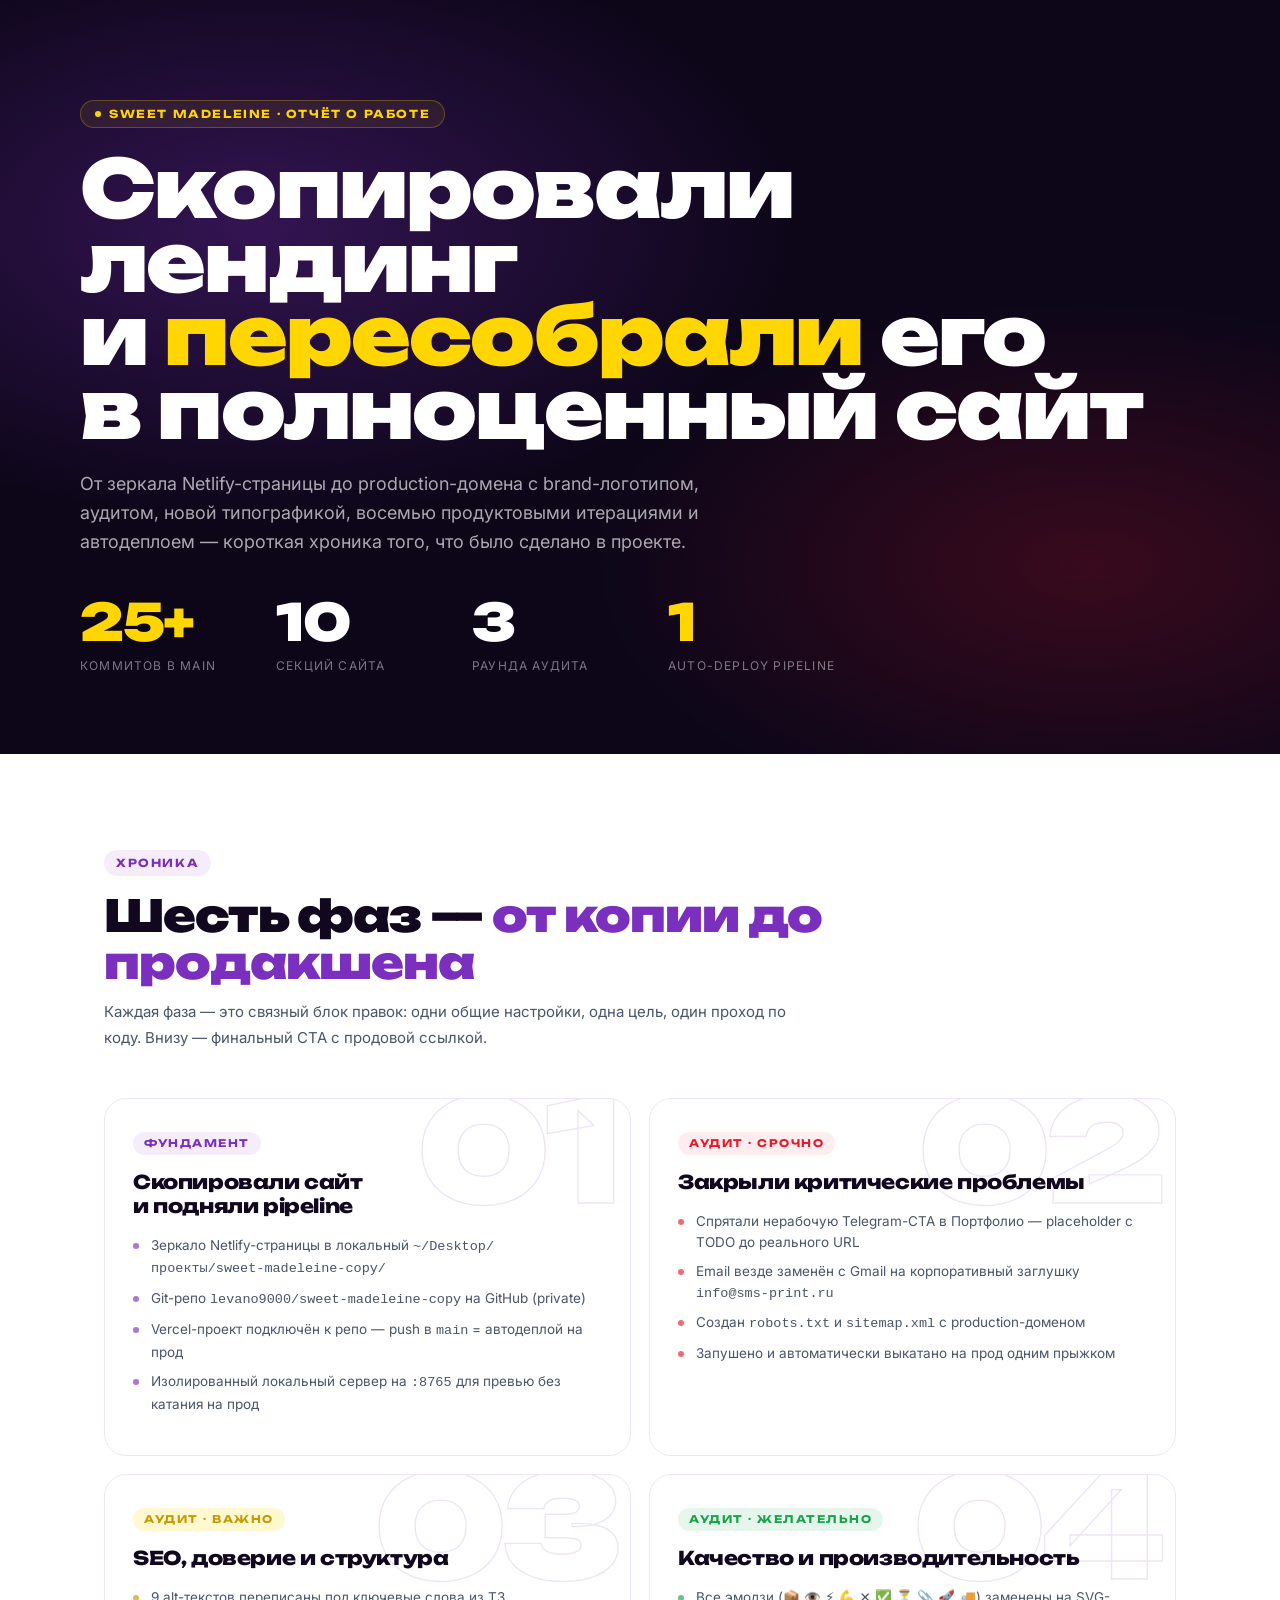
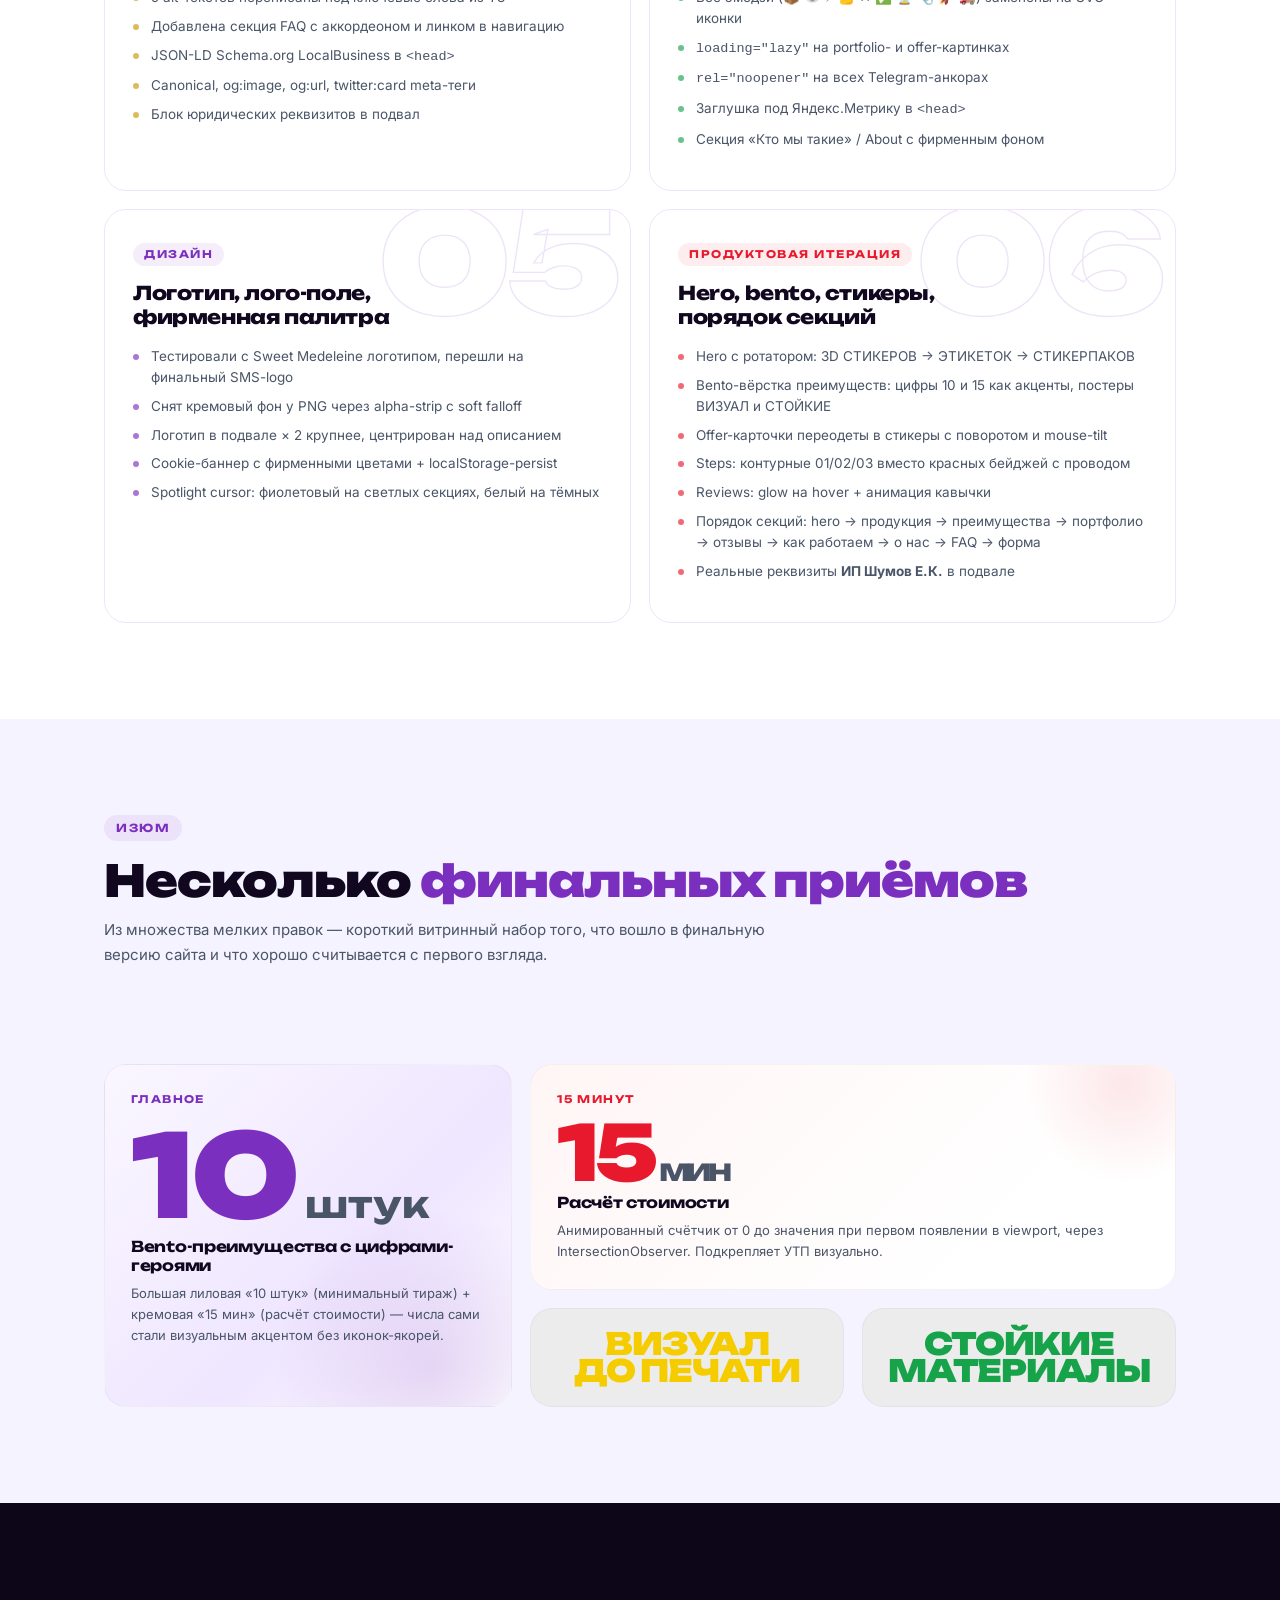
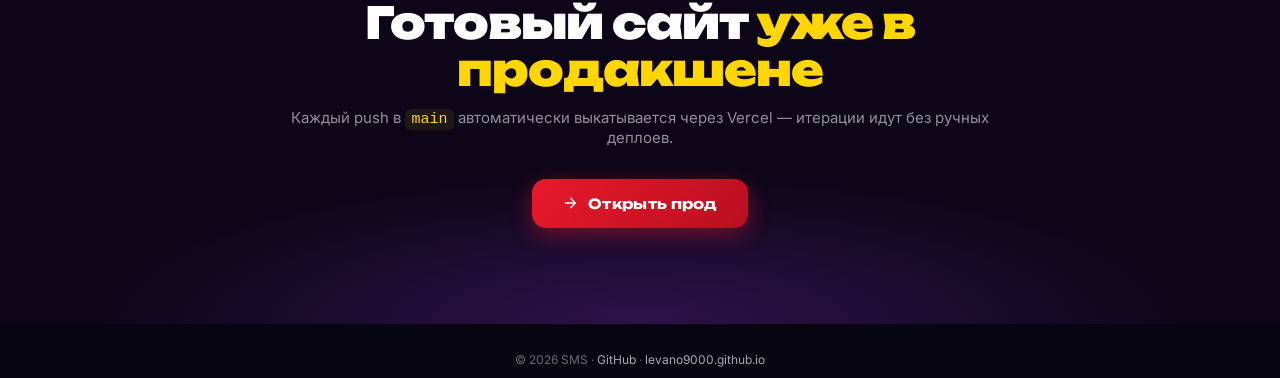
<file: progress.html>
<!DOCTYPE html>
<html lang="ru">
<head>
<meta charset="UTF-8">
<meta name="viewport" content="width=device-width, initial-scale=1.0">
<title>SMS — что мы сделали</title>
<link rel="preconnect" href="https://fonts.googleapis.com">
<link rel="preconnect" href="https://fonts.gstatic.com" crossorigin>
<link rel="stylesheet" href="https://fonts.googleapis.com/css2?family=Unbounded:wght@400;700;900&family=Inter:wght@400;500;600;700&display=swap">
<style>
:root {
  --red: #E8192C;
  --purple: #7B2FBE;
  --purple-light: #9B5FDE;
  --yellow: #FFD600;
  --bg-dark: #0d0619;
  --bg-purple: #1a0a2e;
  --text-dark: #110820;
  --text-muted: #4a5568;
  --gray-bg: #f5f3ff;
}
*, *::before, *::after { margin: 0; padding: 0; box-sizing: border-box; }
html { scroll-behavior: smooth; }
body {
  font-family: 'Inter', system-ui, -apple-system, sans-serif;
  background: #fff;
  color: var(--text-dark);
  -webkit-font-smoothing: antialiased;
}
a { color: inherit; text-decoration: none; }

/* ─── HERO ─── */
.hero {
  position: relative;
  min-height: 60vh;
  padding: 100px 24px 80px;
  background: var(--bg-dark);
  color: #fff;
  overflow: hidden;
}
.hero::before {
  content: '';
  position: absolute; inset: 0;
  background:
    radial-gradient(ellipse 65% 60% at 20% 30%, rgba(123,47,190,0.35), transparent 65%),
    radial-gradient(ellipse 55% 50% at 85% 75%, rgba(232,25,44,0.20), transparent 70%);
  pointer-events: none;
}
.hero-inner {
  position: relative;
  max-width: 1120px;
  margin: 0 auto;
}
.eyebrow {
  display: inline-flex;
  align-items: center;
  gap: 8px;
  font-family: 'Unbounded', sans-serif;
  font-weight: 700;
  font-size: 11px;
  letter-spacing: 1.6px;
  text-transform: uppercase;
  color: var(--yellow);
  background: rgba(255,214,0,0.08);
  border: 1px solid rgba(255,214,0,0.25);
  padding: 6px 14px;
  border-radius: 999px;
  margin-bottom: 24px;
}
.eyebrow .dot { width: 6px; height: 6px; border-radius: 50%; background: var(--yellow); }
h1 {
  font-family: 'Unbounded', sans-serif;
  font-weight: 900;
  font-size: clamp(40px, 6.5vw, 80px);
  line-height: 0.92;
  letter-spacing: -1.8px;
  margin-bottom: 24px;
}
h1 em { font-style: normal; color: var(--yellow); }
.lead {
  font-size: clamp(15px, 1.5vw, 18px);
  line-height: 1.6;
  color: rgba(255,255,255,0.65);
  max-width: 640px;
  margin-bottom: 40px;
}

.stats {
  display: grid;
  grid-template-columns: repeat(4, 1fr);
  gap: 24px;
  max-width: 760px;
  margin-top: 12px;
}
@media (max-width: 700px) { .stats { grid-template-columns: repeat(2, 1fr); } }
.stat-num {
  display: block;
  font-family: 'Unbounded', sans-serif;
  font-weight: 900;
  font-size: clamp(34px, 4vw, 52px);
  line-height: 1;
  color: #fff;
  letter-spacing: -1.5px;
  margin-bottom: 6px;
}
.stat-num.accent { color: var(--yellow); }
.stat-label {
  font-size: 12px;
  letter-spacing: 1.2px;
  text-transform: uppercase;
  color: rgba(255,255,255,0.45);
}

/* ─── SECTIONS ─── */
.section {
  max-width: 1120px;
  margin: 0 auto;
  padding: 96px 24px;
}
.section-head { margin-bottom: 48px; }
.section-tag {
  display: inline-block;
  font-family: 'Unbounded', sans-serif;
  font-weight: 700;
  font-size: 11px;
  letter-spacing: 1.6px;
  text-transform: uppercase;
  color: var(--purple);
  background: rgba(123,47,190,0.08);
  padding: 6px 12px;
  border-radius: 999px;
  margin-bottom: 16px;
}
h2 {
  font-family: 'Unbounded', sans-serif;
  font-weight: 900;
  font-size: clamp(28px, 3.8vw, 44px);
  line-height: 1.08;
  letter-spacing: -1px;
  margin-bottom: 12px;
}
h2 em { font-style: normal; color: var(--purple); }
.section-sub {
  font-size: 15px;
  color: var(--text-muted);
  line-height: 1.7;
  max-width: 720px;
}

/* ─── PHASE GRID ─── */
.phases {
  display: grid;
  grid-template-columns: repeat(2, 1fr);
  gap: 18px;
}
@media (max-width: 800px) { .phases { grid-template-columns: 1fr; } }
.phase {
  background: #fff;
  border: 1px solid #eee5fb;
  border-radius: 22px;
  padding: 32px 28px;
  position: relative;
  overflow: hidden;
  transition: transform .35s cubic-bezier(.2,.7,.2,1), box-shadow .35s ease, border-color .25s;
}
.phase:hover {
  transform: translateY(-4px);
  box-shadow: 0 16px 36px rgba(123,47,190,0.10);
  border-color: rgba(123,47,190,0.18);
}
.phase__num {
  position: absolute;
  top: -8px;
  right: 12px;
  font-family: 'Unbounded', sans-serif;
  font-weight: 900;
  font-size: clamp(96px, 11vw, 148px);
  line-height: 0.85;
  letter-spacing: -5px;
  color: transparent;
  -webkit-text-stroke: 1.4px rgba(123,47,190,0.13);
  pointer-events: none;
}
.phase__tag {
  position: relative;
  display: inline-block;
  font-family: 'Unbounded', sans-serif;
  font-weight: 700;
  font-size: 10.5px;
  letter-spacing: 1.5px;
  text-transform: uppercase;
  color: var(--accent-color, var(--purple));
  background: var(--accent-bg, rgba(123,47,190,0.08));
  padding: 5px 11px;
  border-radius: 999px;
  margin-bottom: 16px;
}
.phase h3 {
  font-family: 'Unbounded', sans-serif;
  font-weight: 800;
  font-size: 19px;
  letter-spacing: -0.4px;
  line-height: 1.25;
  margin-bottom: 16px;
  position: relative;
}
.phase ul {
  list-style: none;
  position: relative;
}
.phase li {
  font-size: 13.5px;
  line-height: 1.55;
  color: var(--text-muted);
  padding-left: 18px;
  margin-bottom: 8px;
  position: relative;
}
.phase li::before {
  content: '';
  position: absolute;
  left: 0; top: 8px;
  width: 6px; height: 6px;
  border-radius: 50%;
  background: var(--accent-color, var(--purple));
  opacity: 0.65;
}

.phase--red    { --accent-color: var(--red);    --accent-bg: rgba(232,25,44,0.08); }
.phase--purple { --accent-color: var(--purple); --accent-bg: rgba(123,47,190,0.08); }
.phase--yellow { --accent-color: #c79a00;       --accent-bg: rgba(255,214,0,0.18); }
.phase--green  { --accent-color: #16a34a;       --accent-bg: rgba(22,163,74,0.10); }

/* ─── HIGHLIGHTS ─── */
.highlights {
  background: var(--gray-bg);
  padding: 96px 0;
}
.highlight-grid {
  max-width: 1120px;
  margin: 0 auto;
  padding: 0 24px;
  display: grid;
  grid-template-columns: 1.3fr 1fr 1fr;
  grid-template-rows: auto auto;
  gap: 18px;
}
@media (max-width: 900px) {
  .highlight-grid { grid-template-columns: 1fr 1fr; }
  .highlight-hero { grid-column: span 2; }
}
@media (max-width: 600px) {
  .highlight-grid { grid-template-columns: 1fr; }
  .highlight-hero, .highlight-mid, .highlight-sm { grid-column: auto !important; }
}
.h-card {
  background: #fff;
  border-radius: 22px;
  padding: 28px 26px;
  border: 1px solid rgba(0,0,0,0.04);
  position: relative;
  overflow: hidden;
  display: flex;
  flex-direction: column;
}
.highlight-hero {
  grid-column: span 1;
  grid-row: span 2;
  background: linear-gradient(135deg, #faf7ff 0%, #efe6ff 60%, #fff 100%);
  min-height: 320px;
}
.highlight-hero::after {
  content: '';
  position: absolute;
  width: 320px; height: 320px;
  right: -80px; bottom: -120px;
  background: radial-gradient(circle, rgba(123,47,190,0.16), transparent 70%);
  border-radius: 50%;
  pointer-events: none;
}
.highlight-mid {
  grid-column: span 2;
  background: linear-gradient(135deg, #fff5f5 0%, #fff 75%);
  min-height: 170px;
}
@media (max-width: 900px) { .highlight-mid { grid-column: span 2; } }
.highlight-mid::after {
  content: '';
  position: absolute;
  width: 200px; height: 200px;
  right: -50px; top: -80px;
  background: radial-gradient(circle, rgba(232,25,44,0.10), transparent 70%);
  border-radius: 50%;
  pointer-events: none;
}
.h-tag {
  font-family: 'Unbounded', sans-serif;
  font-weight: 700;
  font-size: 10.5px;
  letter-spacing: 1.4px;
  text-transform: uppercase;
  margin-bottom: 14px;
  position: relative;
  z-index: 1;
}
.h-tag.t-purple { color: var(--purple); }
.h-tag.t-red    { color: var(--red); }
.h-tag.t-yellow { color: #c79a00; }
.h-tag.t-green  { color: #16a34a; }
.h-num {
  font-family: 'Unbounded', sans-serif;
  font-weight: 900;
  font-size: clamp(72px, 9vw, 132px);
  line-height: 0.85;
  letter-spacing: -4px;
  margin: 6px 0 14px;
  position: relative;
  z-index: 1;
}
.h-num.n-purple { color: var(--purple); }
.h-num.n-red    { color: var(--red); }
.h-card h3 {
  font-family: 'Unbounded', sans-serif;
  font-size: 15px;
  font-weight: 700;
  letter-spacing: -0.3px;
  margin-bottom: 8px;
  position: relative;
  z-index: 1;
}
.h-card p {
  font-size: 13px;
  line-height: 1.6;
  color: var(--text-muted);
  position: relative;
  z-index: 1;
}

/* small accent posters (mimic the bento ВИЗУАЛ / СТОЙКИЕ) */
.h-card--poster {
  background: #ECECEC;
  align-items: center;
  justify-content: center;
  text-align: center;
  padding: 22px 14px;
}
.h-card--poster h3 {
  font-family: 'Unbounded', sans-serif;
  font-weight: 900;
  font-size: clamp(20px, 2.4vw, 32px);
  letter-spacing: -0.04em;
  line-height: 0.85;
  text-transform: uppercase;
  margin: 0;
}
.h-card--poster.poster-yellow h3 { color: #F5CC00; }
.h-card--poster.poster-green  h3 { color: #16a34a; }

/* ─── CTA ─── */
.cta {
  text-align: center;
  padding: 96px 24px;
  background: var(--bg-dark);
  color: #fff;
  position: relative;
  overflow: hidden;
}
.cta::before {
  content: '';
  position: absolute; inset: 0;
  background: radial-gradient(ellipse 60% 50% at 50% 100%, rgba(123,47,190,0.30), transparent 70%);
  pointer-events: none;
}
.cta-inner { position: relative; max-width: 720px; margin: 0 auto; }
.cta h2 { color: #fff; margin-bottom: 14px; }
.cta h2 em { color: var(--yellow); }
.cta p { color: rgba(255,255,255,0.55); margin-bottom: 32px; font-size: 15px; }
.btn {
  display: inline-flex;
  align-items: center;
  gap: 10px;
  padding: 16px 30px;
  background: linear-gradient(135deg, var(--red), #b80f1f);
  color: #fff;
  font-family: 'Unbounded', sans-serif;
  font-weight: 700;
  font-size: 14px;
  letter-spacing: 0.3px;
  border-radius: 14px;
  box-shadow: 0 6px 22px rgba(232,25,44,0.45);
  transition: transform .2s, box-shadow .25s, filter .25s;
}
.btn:hover { transform: translateY(-2px); filter: brightness(1.08); box-shadow: 0 10px 30px rgba(232,25,44,0.55); }
.btn svg { width: 16px; height: 16px; }

footer {
  background: #080513;
  color: rgba(255,255,255,0.4);
  text-align: center;
  padding: 28px 24px;
  font-size: 12px;
}
footer a { color: rgba(255,255,255,0.65); }
</style>
</head>
<body>

<!-- ─── HERO ─── -->
<section class="hero">
  <div class="hero-inner">
    <div class="eyebrow"><span class="dot"></span>Sweet Madeleine · отчёт о работе</div>
    <h1>Скопировали лендинг и&nbsp;<em>пересобрали</em> его<br>в полноценный сайт</h1>
    <p class="lead">
      От зеркала Netlify-страницы до production-домена с brand-логотипом, аудитом, новой типографикой, восемью продуктовыми итерациями и автодеплоем — короткая хроника того, что было сделано в проекте.
    </p>
    <div class="stats">
      <div>
        <span class="stat-num accent">25+</span>
        <span class="stat-label">Коммитов в main</span>
      </div>
      <div>
        <span class="stat-num">10</span>
        <span class="stat-label">Секций сайта</span>
      </div>
      <div>
        <span class="stat-num">3</span>
        <span class="stat-label">Раунда аудита</span>
      </div>
      <div>
        <span class="stat-num accent">1</span>
        <span class="stat-label">Auto-deploy pipeline</span>
      </div>
    </div>
  </div>
</section>

<!-- ─── PHASES ─── -->
<section class="section">
  <div class="section-head">
    <div class="section-tag">Хроника</div>
    <h2>Шесть фаз — <em>от копии до продакшена</em></h2>
    <p class="section-sub">Каждая фаза — это связный блок правок: одни общие настройки, одна цель, один проход по коду. Внизу — финальный CTA с продовой ссылкой.</p>
  </div>

  <div class="phases">

    <article class="phase phase--purple">
      <div class="phase__num">01</div>
      <span class="phase__tag">Фундамент</span>
      <h3>Скопировали сайт<br>и подняли pipeline</h3>
      <ul>
        <li>Зеркало Netlify-страницы в локальный <code>~/Desktop/проекты/sweet-madeleine-copy/</code></li>
        <li>Git-репо <code>levano9000/sweet-madeleine-copy</code> на GitHub (private)</li>
        <li>Vercel-проект подключён к репо — push в <code>main</code> = автодеплой на прод</li>
        <li>Изолированный локальный сервер на <code>:8765</code> для превью без катания на прод</li>
      </ul>
    </article>

    <article class="phase phase--red">
      <div class="phase__num">02</div>
      <span class="phase__tag">Аудит · СРОЧНО</span>
      <h3>Закрыли критические проблемы</h3>
      <ul>
        <li>Спрятали нерабочую Telegram-CTA в Портфолио — placeholder с TODO до реального URL</li>
        <li>Email везде заменён с Gmail на корпоративный заглушку <code>info@sms-print.ru</code></li>
        <li>Создан <code>robots.txt</code> и <code>sitemap.xml</code> с production-доменом</li>
        <li>Запушено и автоматически выкатано на прод одним прыжком</li>
      </ul>
    </article>

    <article class="phase phase--yellow">
      <div class="phase__num">03</div>
      <span class="phase__tag">Аудит · ВАЖНО</span>
      <h3>SEO, доверие и&nbsp;структура</h3>
      <ul>
        <li>9 alt-текстов переписаны под ключевые слова из ТЗ</li>
        <li>Добавлена секция FAQ с аккордеоном и линком в навигацию</li>
        <li>JSON-LD Schema.org LocalBusiness в <code>&lt;head&gt;</code></li>
        <li>Canonical, og:image, og:url, twitter:card meta-теги</li>
        <li>Блок юридических реквизитов в подвал</li>
      </ul>
    </article>

    <article class="phase phase--green">
      <div class="phase__num">04</div>
      <span class="phase__tag">Аудит · ЖЕЛАТЕЛЬНО</span>
      <h3>Качество и&nbsp;производительность</h3>
      <ul>
        <li>Все эмодзи (📦 👁️ ⚡ 💪 ✕ ✅ ⏳ 📎 🚀 🚚) заменены на SVG-иконки</li>
        <li><code>loading="lazy"</code> на portfolio- и offer-картинках</li>
        <li><code>rel="noopener"</code> на всех Telegram-анкорах</li>
        <li>Заглушка под Яндекс.Метрику в <code>&lt;head&gt;</code></li>
        <li>Секция «Кто мы такие» / About с фирменным фоном</li>
      </ul>
    </article>

    <article class="phase phase--purple">
      <div class="phase__num">05</div>
      <span class="phase__tag">Дизайн</span>
      <h3>Логотип, лого-поле,<br>фирменная палитра</h3>
      <ul>
        <li>Тестировали с Sweet Medeleine логотипом, перешли на финальный SMS-logo</li>
        <li>Снят кремовый фон у PNG через alpha-strip с soft falloff</li>
        <li>Логотип в подвале × 2 крупнее, центрирован над описанием</li>
        <li>Cookie-баннер с фирменными цветами + localStorage-persist</li>
        <li>Spotlight cursor: фиолетовый на светлых секциях, белый на тёмных</li>
      </ul>
    </article>

    <article class="phase phase--red">
      <div class="phase__num">06</div>
      <span class="phase__tag">Продуктовая итерация</span>
      <h3>Hero, bento, стикеры,<br>порядок секций</h3>
      <ul>
        <li>Hero с ротатором: 3D СТИКЕРОВ → ЭТИКЕТОК → СТИКЕРПАКОВ</li>
        <li>Bento-вёрстка преимуществ: цифры 10 и 15 как акценты, постеры ВИЗУАЛ и СТОЙКИЕ</li>
        <li>Offer-карточки переодеты в стикеры с поворотом и mouse-tilt</li>
        <li>Steps: контурные 01/02/03 вместо красных бейджей с проводом</li>
        <li>Reviews: glow на hover + анимация кавычки</li>
        <li>Порядок секций: hero → продукция → преимущества → портфолио → отзывы → как работаем → о нас → FAQ → форма</li>
        <li>Реальные реквизиты <strong>ИП Шумов Е.К.</strong> в подвале</li>
      </ul>
    </article>

  </div>
</section>

<!-- ─── HIGHLIGHTS BENTO ─── -->
<section class="highlights">
  <div class="section" style="padding: 0 0 48px; max-width: 1120px;">
    <div class="section-head" style="padding: 0 24px;">
      <div class="section-tag">Изюм</div>
      <h2>Несколько <em>финальных приёмов</em></h2>
      <p class="section-sub">Из множества мелких правок — короткий витринный набор того, что вошло в финальную версию сайта и что хорошо считывается с первого взгляда.</p>
    </div>
  </div>

  <div class="highlight-grid">
    <div class="h-card highlight-hero">
      <span class="h-tag t-purple">Главное</span>
      <div class="h-num n-purple">10<span style="font-size:.32em;color:var(--text-muted);letter-spacing:0;font-weight:700;">&nbsp;штук</span></div>
      <h3>Bento-преимущества с&nbsp;цифрами-героями</h3>
      <p>Большая лиловая «10 штук» (минимальный тираж) + кремовая «15 мин» (расчёт стоимости) — числа сами стали визуальным акцентом без иконок-якорей.</p>
    </div>

    <div class="h-card highlight-mid">
      <span class="h-tag t-red">15 минут</span>
      <div class="h-num n-red" style="font-size: clamp(48px, 6vw, 84px); margin: 0 0 8px;">15<span style="font-size:.4em;color:var(--text-muted);font-weight:700;">&nbsp;мин</span></div>
      <h3>Расчёт стоимости</h3>
      <p>Анимированный счётчик от 0 до значения при первом появлении в viewport, через IntersectionObserver. Подкрепляет УТП визуально.</p>
    </div>

    <div class="h-card h-card--poster poster-yellow">
      <h3>Визуал<br>до печати</h3>
    </div>

    <div class="h-card h-card--poster poster-green">
      <h3>Стойкие<br>материалы</h3>
    </div>
  </div>
</section>

<!-- ─── CTA ─── -->
<section class="cta">
  <div class="cta-inner">
    <h2>Готовый сайт <em>уже в продакшене</em></h2>
    <p>Каждый push в <code style="color:var(--yellow);background:rgba(255,214,0,0.08);padding:2px 6px;border-radius:6px;">main</code> автоматически выкатывается через Vercel — итерации идут без ручных деплоев.</p>
    <a class="btn" href="https://levano9000.github.io/sweet-madeleine-copy/" target="_blank" rel="noopener">
      <svg viewBox="0 0 24 24" fill="none" stroke="currentColor" stroke-width="2" stroke-linecap="round" stroke-linejoin="round"><path d="M5 12h14M13 5l7 7-7 7"/></svg>
      Открыть прод
    </a>
  </div>
</section>

<footer>
  © 2026 SMS · <a href="https://github.com/levano9000/sweet-madeleine-copy" target="_blank" rel="noopener">GitHub</a> · <a href="https://levano9000.github.io/sweet-madeleine-copy/" target="_blank" rel="noopener">levano9000.github.io</a>
</footer>

</body>
</html>
</file>
<file: styles.css>
.section-wrap{padding:96px 24px;max-width:1120px;margin:0 auto;}.section-label{display:inline-block;color:var(--purple);font-size:12px;font-weight:700;letter-spacing:1.5px;text-transform:uppercase;margin-bottom:14px;}.section-title{font-family:'Unbounded','Arial Black',sans-serif;font-size:clamp(22px,3.5vw,36px);font-weight:800;color:var(--text-dark);line-height:1.2;letter-spacing:-0.3px;margin-bottom:14px;}.section-title em{font-style:normal;color:var(--red);}.section-title-white{color:#fff;}.section-title-white em{color:var(--yellow);}.section-desc{font-size:15px;color:var(--text-muted);line-height:1.7;max-width:540px;}.section-head{margin-bottom:56px;}.section-head.center{text-align:center;}.section-head.center .section-desc{margin:0 auto;}.benefits-section{position:relative;overflow:hidden;}.benefits-section::before{content:'';position:absolute;inset:0;background-image:url("data:image/svg+xml,%3Csvg width='40' height='40' xmlns='http://www.w3.org/2000/svg'%3E%3Ccircle cx='20' cy='20' r='2.5' fill='%237B2FBE' opacity='0.04'/%3E%3Ccircle cx='0' cy='0' r='1.5' fill='%237B2FBE' opacity='0.03'/%3E%3Ccircle cx='40' cy='40' r='1.5' fill='%237B2FBE' opacity='0.03'/%3E%3C/svg%3E");background-size:40px 40px;pointer-events:none;z-index:0;}.benefits-section > *{position:relative;z-index:1;}.benefits-grid{display:grid;grid-template-columns:repeat(auto-fit,minmax(240px,1fr));gap:20px;}.benefits-bento{grid-template-columns:repeat(4,1fr);grid-template-rows:auto auto;gap:20px;}.benefits-bento .benefit-card{padding:26px 24px;}.bento-big{grid-column:span 2;grid-row:span 2;background:linear-gradient(135deg,#faf7ff 0%,#efe6ff 60%,#fff 100%);position:relative;overflow:hidden;display:flex;flex-direction:column;justify-content:flex-start;gap:10px;min-height:380px;padding:32px 30px !important;}.bento-big .bento-big__body{margin-top:auto;}.bento-big::after{content:'';position:absolute;width:360px;height:360px;right:-90px;bottom:-160px;background:radial-gradient(circle,rgba(123,47,190,0.14),transparent 70%);border-radius:50%;pointer-events:none;}.bento-big > *{position:relative;z-index:1;}.bento-big__top{display:flex;align-items:flex-start;justify-content:space-between;gap:12px;}.bento-tag{font-family:'Unbounded','Arial Black',sans-serif;font-weight:700;font-size:10.5px;text-transform:uppercase;letter-spacing:1.4px;color:var(--purple);background:rgba(123,47,190,0.10);padding:6px 11px;border-radius:999px;}.bento-big__num{font-family:'Unbounded','Arial Black',sans-serif;font-weight:900;font-size:clamp(120px,14vw,180px);line-height:0.85;color:var(--purple);letter-spacing:-5px;display:flex;align-items:baseline;gap:14px;}.bento-big__body h3{font-size:17px;margin-bottom:8px;}.bento-big__body p{font-size:14px;}.bento-mid{grid-column:span 2;background:linear-gradient(135deg,#fff5f5 0%,#fff 75%);position:relative;overflow:hidden;display:grid;grid-template-columns:auto minmax(0,1fr);gap:32px;align-items:center;min-height:170px;padding:28px 30px !important;}.bento-mid__num{flex-shrink:0;}.bento-mid::after{content:'';position:absolute;width:220px;height:220px;right:-70px;top:-90px;background:radial-gradient(circle,rgba(232,25,44,0.10),transparent 70%);border-radius:50%;pointer-events:none;}.bento-mid > *{position:relative;z-index:1;}.bento-mid__num{font-family:'Unbounded','Arial Black',sans-serif;font-weight:900;font-size:clamp(72px,8vw,104px);line-height:0.9;color:var(--red);letter-spacing:-3px;display:flex;align-items:baseline;gap:8px;}.bento-mid__body h3{font-size:15px;margin-bottom:6px;}.bento-mid__body p{font-size:13px;}.bento-mid__body .benefit-icon-wrap{width:38px;height:38px;border-radius:10px;margin-bottom:10px;}.bento-suffix{font-size:0.32em;color:var(--text-muted);font-weight:700;letter-spacing:0;text-transform:lowercase;}.bento-sm{grid-column:span 1;display:flex;flex-direction:column;justify-content:space-between;gap:16px;}.bento-sm h3{font-family:'Unbounded','Arial Black',sans-serif;font-weight:900;font-size:clamp(26px,2.6vw,36px);line-height:1.05;letter-spacing:-1px;margin:0;}.bento-sm p{font-size:13.5px;line-height:1.6;}.bento-sm--accent-green{background:#ECECEC;padding:12px 10px;display:flex;flex-direction:column;justify-content:flex-start;align-items:stretch;gap:10px;overflow:hidden;}.bento-sm--accent-green p{margin:0;font-size:14.5px;line-height:1.6;color:rgba(20,10,40,0.68);text-align:center;font-weight:500;}.bento-sm--accent-yellow{background:#ECECEC;padding:12px 10px;display:flex;flex-direction:column;justify-content:flex-start;align-items:stretch;gap:10px;overflow:hidden;}.bento-sm--accent-yellow .bento-sm__poster-img,.bento-sm--accent-green .bento-sm__poster-img{display:block;width:100%;max-width:100%;height:clamp(80px,10vw,140px);object-fit:contain;object-position:center;margin:0 auto;}.bento-sm--accent-yellow p{margin:0;font-size:14.5px;line-height:1.6;color:rgba(20,10,40,0.68);text-align:center;font-weight:500;}@media (max-width:900px){.benefits-bento{grid-template-columns:1fr 1fr;}.bento-big{grid-column:span 2;grid-row:span 1;min-height:320px;}.bento-mid{grid-column:span 2;}}@media (max-width:600px){.bento-big,.bento-mid,.bento-sm{grid-column:auto !important;grid-row:auto !important;}.bento-big{min-height:auto;padding:28px 24px !important;}.bento-mid{grid-template-columns:1fr;min-height:auto;padding:24px !important;gap:8px;}.bento-big__num{font-size:96px;}.bento-mid__num{font-size:60px;}}.benefit-card{background:#fff;border:1.5px solid #f0edf8;border-radius:var(--radius-card);padding:28px 24px;transition:transform var(--transition),border-color var(--transition),box-shadow var(--transition);position:relative;overflow:hidden;}.benefit-card::before{content:'';position:absolute;top:0;left:0;right:0;height:3px;background:linear-gradient(90deg,var(--purple),var(--red));opacity:0;transition:opacity var(--transition);}.benefit-card:hover{transform:translateY(-6px);border-color:rgba(123,47,190,0.2);box-shadow:var(--shadow-hover);}.benefit-card:hover::before{opacity:1;}.benefit-icon-wrap{width:52px;height:52px;border-radius:14px;display:flex;align-items:center;justify-content:center;font-size:26px;margin-bottom:18px;flex-shrink:0;}.bi-purple{background:rgba(123,47,190,0.1);}.bi-red{background:rgba(232,25,44,0.1);}.bi-yellow{background:rgba(255,214,0,0.15);}.bi-green{background:rgba(34,197,94,0.1);}.benefit-card h3{font-family:'Unbounded','Arial Black',sans-serif;font-size:14px;font-weight:700;color:var(--text-dark);margin-bottom:10px;line-height:1.4;}.benefit-card p{font-size:13px;color:var(--text-muted);line-height:1.65;}.offer-section{background:var(--gray-bg);padding:96px 24px;position:relative;overflow:hidden;}.offer-section::before{content:'';position:absolute;inset:0;background-image:url("data:image/svg+xml,%3Csvg width='60' height='60' xmlns='http://www.w3.org/2000/svg'%3E%3Crect x='10' y='10' width='16' height='16' rx='3' fill='none' stroke='%237B2FBE' stroke-width='1' opacity='0.04' transform='rotate(20 18 18)'/%3E%3Ccircle cx='50' cy='50' r='3' fill='%237B2FBE' opacity='0.03'/%3E%3C/svg%3E");background-size:60px 60px;pointer-events:none;z-index:0;}.offer-inner{max-width:1120px;margin:0 auto;position:relative;z-index:1;}.offer-grid{display:grid;grid-template-columns:repeat(4,1fr);gap:24px;perspective:1200px;}@media (max-width:900px){.offer-grid{grid-template-columns:repeat(2,1fr);}}.offer-card{background:#fff;border-radius:14px;overflow:hidden;border:6px solid #fff;box-shadow:0 16px 28px rgba(20,10,40,0.10),0 6px 10px rgba(20,10,40,0.06);transition:transform 0.5s cubic-bezier(.2,.7,.2,1),box-shadow var(--transition);display:flex;flex-direction:column;transform-style:preserve-3d;will-change:transform;transform:rotate(var(--sticker-rot,0deg));}.offer-card:nth-child(1){--sticker-rot:-1.6deg;}.offer-card:nth-child(2){--sticker-rot:1.4deg;}.offer-card:nth-child(3){--sticker-rot:-0.9deg;}.offer-card:nth-child(4){--sticker-rot:1.8deg;}.offer-card:hover{transform:rotate(0deg) translateY(-6px);box-shadow:0 26px 44px rgba(20,10,40,0.14),0 10px 18px rgba(20,10,40,0.08);transition-duration:0.12s,var(--transition);transition-delay:0s !important;}.offer-photo::after{content:'';position:absolute;inset:0;background:radial-gradient(circle at var(--mx,50%) var(--my,50%),rgba(255,255,255,0.32),transparent 55%);opacity:0;transition:opacity 0.3s ease;pointer-events:none;z-index:2;mix-blend-mode:overlay;}.offer-card:hover .offer-photo::after{opacity:1;}@media (hover:none){.offer-card{transform:rotate(var(--sticker-rot,0deg)) !important;}}.offer-cta{text-align:center;margin-top:56px;}.offer-cta .btn-cta{width:auto;padding:16px 40px;display:inline-flex;}.offer-cta__hint{margin-top:14px;font-size:13px;color:var(--text-muted);}.offer-thumb{height:220px;display:flex;align-items:center;justify-content:center;font-size:68px;position:relative;overflow:hidden;}.offer-thumb.offer-photo{background:#f0edf8;}.offer-thumb.offer-photo img{width:100%;height:100%;object-fit:cover;object-position:center;display:block;transition:transform 0.4s ease;}.offer-card:hover .offer-thumb.offer-photo img{transform:scale(1.04);}.ot-1{background:linear-gradient(135deg,#2d1057 0%,#7B2FBE 100%);}.ot-1::before{content:'';position:absolute;width:80px;height:30px;border:3px solid rgba(255,255,255,0.15);border-radius:20px;top:30px;right:28px;transform:rotate(-15deg);}.ot-1::after{content:'';position:absolute;width:50px;height:50px;border:3px solid rgba(255,255,255,0.1);border-radius:50%;bottom:24px;left:24px;}.ot-2{background:linear-gradient(135deg,#1a0a2e 0%,#E8192C 60%,#ff6b35 100%);}.ot-2::before{content:'';position:absolute;inset:0;background:repeating-linear-gradient( 60deg,transparent,transparent 14px,rgba(255,255,255,0.04) 14px,rgba(255,255,255,0.04) 15px );pointer-events:none;}.ot-2::after{content:'';position:absolute;width:120px;height:4px;background:linear-gradient(90deg,transparent,rgba(255,255,255,0.4),transparent);top:50%;left:50%;transform:translate(-50%,-50%) rotate(-20deg);border-radius:2px;}.ot-3{background:linear-gradient(135deg,#0d2b1a 0%,#16a34a 100%);}.ot-3::before{content:'';position:absolute;inset:0;background-image:radial-gradient(circle,rgba(255,255,255,0.08) 1px,transparent 1px);background-size:16px 16px;pointer-events:none;}.ot-4{background:linear-gradient(135deg,#0f0c29 0%,#302b63 50%,#24243e 100%);}.ot-4::before{content:'';position:absolute;inset:0;background:repeating-linear-gradient( 45deg,rgba(255,255,255,0.02) 0px,rgba(255,255,255,0.02) 1px,transparent 1px,transparent 18px );pointer-events:none;}.offer-body{padding:24px;flex:1;display:flex;flex-direction:column;}.offer-body h3{font-family:'Unbounded','Arial Black',sans-serif;font-size:14px;font-weight:700;color:var(--text-dark);margin-bottom:10px;line-height:1.4;}.offer-body p{font-size:13px;color:var(--text-muted);line-height:1.65;margin-bottom:20px;flex:1;}.btn-outline{display:inline-flex;align-items:center;gap:6px;background:transparent;border:1.5px solid var(--purple);color:var(--purple);padding:10px 18px;border-radius:10px;font-size:13px;font-weight:600;cursor:pointer;transition:all var(--transition);align-self:flex-start;}.btn-outline:hover{background:var(--purple);color:#fff;box-shadow:0 4px 16px var(--purple-glow);}.reviews-section{padding:96px 24px;position:relative;overflow:hidden;}.reviews-section::before{content:'';position:absolute;inset:0;background-image:url("data:image/svg+xml,%3Csvg width='50' height='50' xmlns='http://www.w3.org/2000/svg'%3E%3Ccircle cx='10' cy='10' r='2' fill='%237B2FBE' opacity='0.04'/%3E%3Ccircle cx='35' cy='20' r='1.5' fill='%23E8192C' opacity='0.03'/%3E%3Ccircle cx='20' cy='40' r='2' fill='%23FFD600' opacity='0.04'/%3E%3Ccircle cx='45' cy='45' r='1' fill='%237B2FBE' opacity='0.03'/%3E%3C/svg%3E");background-size:50px 50px;pointer-events:none;z-index:0;}.reviews-inner{max-width:1120px;margin:0 auto;position:relative;z-index:1;}.reviews-grid{display:grid;grid-template-columns:repeat(auto-fit,minmax(280px,1fr));gap:24px;margin-bottom:40px;}.review-card{background:#fff;border:1.5px solid #f0edf8;border-radius:var(--radius-card);padding:28px 24px;transition:border-color 0.35s ease,box-shadow 0.4s ease,transform 0.4s cubic-bezier(.2,.7,.2,1);display:flex;flex-direction:column;position:relative;overflow:hidden;}.review-card::after{content:'';position:absolute;top:0;left:14%;right:14%;height:2px;background:linear-gradient(90deg,transparent,var(--yellow),var(--purple-light),transparent);border-radius:999px;opacity:0;transform:scaleX(0.4);transition:opacity 0.35s ease,transform 0.5s cubic-bezier(.2,.7,.2,1);pointer-events:none;}.review-card:hover{border-color:rgba(255,214,0,0.55);box-shadow:0 22px 52px rgba(255,214,0,0.16),0 10px 24px rgba(123,47,190,0.09),inset 0 1px 0 rgba(255,255,255,0.6);transform:translateY(-6px);}.review-card:hover::after{opacity:1;transform:scaleX(1);}.review-quote-mark{font-size:48px;line-height:1;color:var(--purple-light);font-family:Georgia,serif;position:absolute;top:16px;right:22px;pointer-events:none;opacity:0;transform:scale(0.35) rotate(-18deg);transform-origin:60% 60%;transition:opacity 0.7s ease 0.35s,transform 0.9s cubic-bezier(.2,.7,.2,1) 0.35s,color 0.3s ease;}.review-card.visible .review-quote-mark{opacity:0.28;transform:scale(1) rotate(0deg);}.review-card:hover .review-quote-mark{opacity:0.65;transform:scale(1.18) rotate(-6deg);color:var(--yellow);transition-delay:0s;}.review-stars{display:flex;gap:3px;margin-bottom:16px;}.review-stars span{color:var(--yellow);font-size:16px;}.review-headline{font-family:'Unbounded','Arial Black',sans-serif;font-size:13px;font-weight:700;color:var(--text-dark);line-height:1.4;margin-bottom:12px;}.review-text{font-size:13px;color:var(--text-muted);line-height:1.7;flex:1;margin-bottom:20px;}.review-author{display:flex;align-items:center;gap:10px;border-top:1px solid #f0edf8;padding-top:16px;}.review-avatar{width:36px;height:36px;border-radius:50%;display:flex;align-items:center;justify-content:center;font-size:16px;flex-shrink:0;}.ra-1{background:linear-gradient(135deg,#f472b6,#ec4899);}.ra-2{background:linear-gradient(135deg,#60a5fa,#3b82f6);}.ra-3{background:linear-gradient(135deg,#34d399,#10b981);}.review-author-info strong{display:block;font-size:13px;font-weight:600;color:var(--text-dark);}.review-author-info span{font-size:12px;color:var(--text-muted);}.review-hero{max-width:880px;margin:16px auto 56px;padding:0 24px;text-align:center;}.review-hero__mark{width:44px;height:44px;color:var(--purple);opacity:0.75;margin:0 auto 24px;display:block;}.review-hero__text{font-family:'Unbounded','Arial Black',sans-serif;font-style:italic;font-weight:400;font-size:clamp(22px,3.2vw,38px);line-height:1.25;letter-spacing:-0.6px;color:var(--text-dark);margin:0 0 28px;text-wrap:balance;}.review-hero__author{display:inline-flex;flex-direction:column;gap:4px;align-items:center;}.review-hero__author-name{font-family:'Unbounded','Arial Black',sans-serif;font-size:11px;font-weight:700;text-transform:uppercase;letter-spacing:1.4px;color:var(--text-dark);}.review-hero__author-loc{font-size:12px;color:var(--text-muted);}.reviews-grid--editorial{grid-template-columns:1fr 1fr;max-width:880px;margin:0 auto 40px;gap:0;border-top:1px solid rgba(20,10,40,0.10);}.reviews-grid--editorial .review-card--editorial{background:transparent;border:none;border-radius:0;padding:28px 28px 0;box-shadow:none;}.reviews-grid--editorial .review-card--editorial + .review-card--editorial{border-left:1px solid rgba(20,10,40,0.10);}.reviews-grid--editorial .review-card--editorial:hover{transform:none;border-color:rgba(20,10,40,0.10);box-shadow:none;}.review-card__text{font-size:15px;line-height:1.65;color:var(--text-dark);margin:0 0 18px;}.review-card__author strong{display:block;font-family:'Unbounded','Arial Black',sans-serif;font-size:11px;font-weight:700;text-transform:uppercase;letter-spacing:1.2px;color:var(--text-dark);margin-bottom:2px;}.review-card__author span{font-size:12px;color:var(--text-muted);}@media (max-width:700px){.reviews-grid--editorial{grid-template-columns:1fr;gap:0;}.reviews-grid--editorial .review-card--editorial + .review-card--editorial{border-left:none;border-top:1px solid rgba(20,10,40,0.10);padding-top:24px;}}.reviews-cta{text-align:center;padding-top:8px;}.btn-yellow{display:inline-flex;align-items:center;gap:8px;background:var(--yellow);color:var(--text-dark);border:none;padding:15px 32px;border-radius:var(--radius-btn);font-family:'Unbounded','Arial Black',sans-serif;font-size:14px;font-weight:700;cursor:pointer;transition:transform var(--transition),box-shadow var(--transition);box-shadow:0 4px 20px var(--yellow-glow);}.btn-yellow:hover{transform:translateY(-2px);box-shadow:0 8px 28px rgba(255,214,0,0.4);}.portfolio-section{background:var(--gray-bg);padding:96px 24px;}.portfolio-inner{max-width:1120px;margin:0 auto;}.portfolio-carousel-wrap{position:relative;}.portfolio-carousel{display:flex;gap:20px;overflow-x:auto;scroll-snap-type:x mandatory;-webkit-overflow-scrolling:touch;scrollbar-width:none;padding-bottom:8px;}.portfolio-carousel::-webkit-scrollbar{display:none;}.portfolio-card{flex-shrink:0;scroll-snap-align:start;scroll-snap-stop:always;width:280px;border-radius:var(--radius-card);overflow:hidden;box-shadow:var(--shadow-card);transition:transform var(--transition),box-shadow var(--transition);border:1px solid rgba(0,0,0,0.04);background:#fff;}.portfolio-card:hover{transform:translateY(-6px);box-shadow:var(--shadow-hover);}.portfolio-thumb{height:180px;display:flex;align-items:center;justify-content:center;font-size:56px;position:relative;overflow:hidden;}.pt-1{background:linear-gradient(135deg,#2d1057 0%,#7B2FBE 100%);}.pt-2{background:linear-gradient(135deg,#1a0a2e 0%,#E8192C 100%);}.pt-3{background:linear-gradient(135deg,#2d1200 0%,#f97316 100%);}.pt-4{background:linear-gradient(135deg,#0d2b1a 0%,#16a34a 100%);}.pt-5{background:linear-gradient(135deg,#0c2340 0%,#0d9488 100%);}.pt-6{background:linear-gradient(135deg,#2d0030 0%,#db2777 100%);}.portfolio-thumb.pt-photo{background:#111;padding:0;}.portfolio-thumb.pt-photo img{width:100%;height:100%;object-fit:cover;object-position:center;display:block;transition:transform 0.4s ease;}.portfolio-card:hover .portfolio-thumb.pt-photo img{transform:scale(1.05);}.portfolio-card-body{padding:18px 20px;}.portfolio-card-body h3{font-family:'Unbounded','Arial Black',sans-serif;font-size:13px;font-weight:700;color:var(--text-dark);line-height:1.4;margin-bottom:6px;}.portfolio-card-body p{font-size:12px;color:var(--text-muted);line-height:1.55;}.portfolio-dots{display:flex;justify-content:center;gap:8px;margin-top:24px;}.c-dot{width:12px;height:12px;border-radius:50%;border:none;background:rgba(123,47,190,0.2);cursor:pointer;transition:all var(--transition);padding:0;}.c-dot.active{background:var(--purple);transform:scale(1.3);}.portfolio-cta{text-align:center;margin-top:36px;}.btn-tg{display:inline-flex;align-items:center;gap:10px;background:#229ED9;color:#fff;border:none;padding:15px 30px;border-radius:var(--radius-btn);font-family:'Unbounded','Arial Black',sans-serif;font-size:13px;font-weight:700;cursor:pointer;text-decoration:none;transition:background var(--transition),transform var(--transition);animation:tgPulse 2.4s ease-in-out infinite;}.btn-tg:hover{background:#1a8bbf;color:#fff;transform:translateY(-2px);animation:none;box-shadow:0 8px 28px rgba(34,158,217,0.5);}.btn-tg svg{flex-shrink:0;}@keyframes tgPulse{0%{box-shadow:0 0 0 0 rgba(34,158,217,0.65),0 4px 16px rgba(34,158,217,0.3);}60%{box-shadow:0 0 0 14px rgba(34,158,217,0),0 4px 16px rgba(34,158,217,0.3);}100%{box-shadow:0 0 0 0 rgba(34,158,217,0),0 4px 16px rgba(34,158,217,0.3);}}.steps-section{background:var(--bg-dark);padding:96px 24px;position:relative;overflow:hidden;}.steps-section::before{content:'';position:absolute;inset:0;background:radial-gradient(ellipse 60% 55% at 10% 50%,rgba(123,47,190,0.25) 0%,transparent 70%),radial-gradient(ellipse 50% 50% at 90% 80%,rgba(232,25,44,0.15) 0%,transparent 70%);}.steps-inner{max-width:1120px;margin:0 auto;position:relative;z-index:1;}.steps-grid{display:grid;grid-template-columns:repeat(auto-fit,minmax(260px,1fr));gap:20px;position:relative;}.step-card{background:rgba(255,255,255,0.04);border:1px solid rgba(255,255,255,0.10);border-radius:var(--radius-card);padding:96px 28px 28px;position:relative;overflow:hidden;min-height:240px;z-index:1;transition:background var(--transition),border-color var(--transition),transform var(--transition);}.step-card:hover{background:rgba(255,255,255,0.07);border-color:rgba(255,214,0,0.28);transform:translateY(-4px);}.step-num{position:absolute;top:-6px;right:14px;font-family:'Unbounded','Arial Black',sans-serif;font-size:clamp(120px,13vw,168px);font-weight:900;line-height:0.85;letter-spacing:-6px;color:transparent;-webkit-text-stroke:1.5px rgba(255,255,255,0.14);pointer-events:none;transition:-webkit-text-stroke-color 0.4s ease,transform 0.4s ease;}.step-card:hover .step-num{-webkit-text-stroke-color:rgba(255,214,0,0.4);transform:translateY(2px);}.step-card h3{font-family:'Unbounded','Arial Black',sans-serif;font-size:15px;font-weight:700;color:#fff;margin-bottom:12px;line-height:1.4;position:relative;z-index:1;}.step-card p{font-size:13px;color:rgba(255,255,255,0.55);line-height:1.65;position:relative;z-index:1;}.steps-cta{text-align:center;margin-top:56px;}.steps-cta .btn-cta{width:auto;padding:16px 40px;font-size:14px;}.bottom-section{padding:96px 24px;background:var(--gray-bg);}.bottom-inner{max-width:600px;margin:0 auto;text-align:center;}.bottom-form-card{background:#fff;border-radius:var(--radius-card);padding:36px 32px;box-shadow:0 8px 40px rgba(0,0,0,0.06);border:1px solid rgba(0,0,0,0.04);text-align:left;margin-top:4px;}.form-field-light{margin-bottom:14px;}.form-field-light label{display:block;color:#555;font-size:12px;font-weight:600;letter-spacing:0.5px;text-transform:uppercase;margin-bottom:7px;}.form-field-light select,.form-field-light input{width:100%;background:#f7f5fc;border:1.5px solid #ece8f5;color:var(--text-dark);-webkit-text-fill-color:var(--text-dark);padding:12px 16px;border-radius:10px;font-size:14px;font-weight:500;outline:none;transition:border var(--transition),box-shadow var(--transition);appearance:none;-webkit-appearance:none;}.form-field-light select::placeholder,.form-field-light input::placeholder{color:#999;-webkit-text-fill-color:#999;opacity:1;}.form-field-light select:focus,.form-field-light input:focus{border-color:var(--purple);box-shadow:0 0 0 3px var(--purple-glow);}.form-field-light select option{background:#fff;color:#000;}.upload-zone-light{width:100%;background:#f7f5fc;border:1.5px dashed #d4c9f0;color:#888;padding:13px 16px;border-radius:10px;font-size:13px;font-weight:500;cursor:pointer;transition:all var(--transition);display:flex;align-items:center;justify-content:center;gap:8px;}.upload-zone-light:hover{border-color:var(--purple);color:var(--purple);background:rgba(123,47,190,0.04);}.upload-zone-light.has-file{border-color:#16a34a;color:#16a34a;background:rgba(22,163,74,0.05);border-style:solid;}.form-note-light{text-align:center;color:#aaa;font-size:12px;margin-top:10px;line-height:1.5;}.form-note-light strong{color:#555;}footer{background:#080513;color:rgba(255,255,255,0.5);padding:56px 24px 28px;}.footer-inner{max-width:1120px;margin:0 auto;}.footer-top{display:grid;grid-template-columns:1.4fr 1fr 1fr;gap:40px;padding-bottom:40px;border-bottom:1px solid rgba(255,255,255,0.08);margin-bottom:28px;}.footer-logo{margin-bottom:18px;max-width:240px;display:flex;justify-content:center;}.footer-brand-desc{font-size:13px;line-height:1.7;color:rgba(255,255,255,0.4);max-width:240px;}.footer-col-title{font-size:12px;font-weight:700;letter-spacing:1px;text-transform:uppercase;color:rgba(255,255,255,0.72);margin-bottom:16px;}.footer-links{display:flex;flex-direction:column;gap:10px;}.footer-links a{color:rgba(255,255,255,0.55);font-size:13px;transition:color var(--transition);}.footer-links a:hover{color:#fff;}.footer-contacts{display:flex;flex-direction:column;gap:10px;}.footer-contacts a{color:rgba(255,255,255,0.7);font-size:14px;font-weight:600;transition:color var(--transition);}.footer-contacts a:hover{color:var(--yellow);}.footer-tg{display:inline-flex;align-items:center;gap:8px;}.footer-tg svg{width:16px;height:16px;color:#229ED9;flex-shrink:0;}.footer-tg:hover svg{color:#5cc4eb;}.about-section{position:relative;overflow:hidden;padding:96px 24px;background:radial-gradient(ellipse 80% 60% at 90% 0%,rgba(123,47,190,0.10),transparent 65%),radial-gradient(ellipse 70% 55% at 10% 100%,rgba(255,214,0,0.10),transparent 65%),linear-gradient(180deg,#faf6ff 0%,#f3edff 50%,#faf6ff 100%);}.about-section::before{content:'';position:absolute;inset:0;background-image:url("data:image/svg+xml,%3Csvg width='50' height='50' xmlns='http://www.w3.org/2000/svg'%3E%3Ccircle cx='10' cy='10' r='1.8' fill='%237B2FBE' opacity='0.06'/%3E%3Ccircle cx='35' cy='28' r='1.2' fill='%237B2FBE' opacity='0.05'/%3E%3C/svg%3E");background-size:50px 50px;pointer-events:none;z-index:0;}.about-inner{max-width:1120px;margin:0 auto;position:relative;z-index:1;}#about .section-head{margin-bottom:32px;}.about-content{max-width:760px;margin:0 auto;display:flex;flex-direction:column;gap:18px;}.about-content p{font-size:15.5px;line-height:1.75;color:var(--text-muted);text-align:center;}@media (max-width:600px){.about-section{padding:72px 20px;}.about-content p{font-size:14.5px;text-align:left;}}.faq-section{background:var(--gray-bg);padding:96px 24px;}.faq-inner{max-width:880px;margin:0 auto;}.faq-list{margin-top:40px;display:flex;flex-direction:column;gap:12px;}.faq-item{background:#fff;border:1px solid rgba(123,47,190,0.10);border-radius:var(--radius-card);overflow:hidden;transition:border-color var(--transition),box-shadow var(--transition);}.faq-item:has(.faq-question[aria-expanded="true"]){border-color:rgba(123,47,190,0.35);box-shadow:0 10px 28px rgba(123,47,190,0.08);}.faq-question{width:100%;background:none;border:none;padding:20px 24px;text-align:left;font-family:inherit;font-size:15px;font-weight:600;color:var(--text-dark);line-height:1.45;cursor:pointer;display:flex;align-items:center;justify-content:space-between;gap:16px;}.faq-question::after{content:'';flex-shrink:0;width:12px;height:12px;border-right:2px solid var(--purple);border-bottom:2px solid var(--purple);transform:rotate(45deg);transition:transform 0.3s ease;margin-top:-4px;}.faq-question[aria-expanded="true"]::after{transform:rotate(-135deg);margin-top:4px;}.faq-answer{display:grid;grid-template-rows:0fr;transition:grid-template-rows 0.35s ease;}.faq-question[aria-expanded="true"] + .faq-answer{grid-template-rows:1fr;}.faq-answer-inner{overflow:hidden;}.faq-answer p{padding:0 24px 22px;font-size:14px;line-height:1.7;color:var(--text-muted);}@media (max-width:600px){.faq-section{padding:72px 20px;}.faq-question{padding:18px 18px;font-size:14px;}.faq-answer p{padding:0 18px 18px;font-size:13.5px;}}.cookie-banner{position:fixed;left:50%;bottom:24px;transform:translate(-50%,140%);width:min(640px,calc(100% - 32px));z-index:1700;display:flex;align-items:center;gap:18px;padding:16px 20px;background:rgba(13,6,25,0.92);border:1px solid rgba(255,255,255,0.12);border-radius:16px;box-shadow:0 18px 48px rgba(0,0,0,0.5);backdrop-filter:blur(20px) saturate(180%);-webkit-backdrop-filter:blur(20px) saturate(180%);transition:transform 0.5s cubic-bezier(.2,.7,.2,1),opacity 0.4s ease;opacity:0;pointer-events:none;}.cookie-banner.is-open{transform:translate(-50%,0);opacity:1;pointer-events:auto;}.cookie-banner__text{flex:1;font-size:13px;line-height:1.55;color:rgba(255,255,255,0.78);}.cookie-banner__text a{color:var(--yellow);text-decoration:underline;text-underline-offset:2px;}.cookie-banner__text a:hover{color:#fff;}.cookie-banner__btn{flex-shrink:0;background:linear-gradient(135deg,var(--red),var(--red-dark));color:#fff;font-family:'Unbounded','Arial Black',sans-serif;font-weight:700;font-size:13px;letter-spacing:0.3px;border:none;border-radius:10px;padding:11px 22px;cursor:pointer;box-shadow:0 4px 16px rgba(232,25,44,0.35);transition:transform var(--transition),box-shadow var(--transition),filter var(--transition);}.cookie-banner__btn:hover{transform:translateY(-1px);filter:brightness(1.06);box-shadow:0 6px 22px rgba(232,25,44,0.5);}.cookie-banner__btn:active{transform:translateY(0);}@media (max-width:520px){.cookie-banner{flex-direction:column;align-items:stretch;padding:14px;bottom:12px;gap:12px;}.cookie-banner__btn{width:100%;padding:12px;}}.footer-contacts-note{font-size:12px;color:rgba(255,255,255,0.72);margin-top:4px;line-height:1.5;}.footer-bottom{display:flex;justify-content:space-between;align-items:center;flex-wrap:wrap;gap:12px;font-size:12px;color:rgba(255,255,255,0.72);}.footer-bottom a{color:rgba(255,255,255,0.72);transition:color var(--transition);}.footer-bottom a:hover{color:rgba(255,255,255,0.65);}.footer-legal{font-size:12px;color:rgba(255,255,255,0.4);padding:18px 0 22px;border-bottom:1px solid rgba(255,255,255,0.06);margin-bottom:18px;line-height:1.55;}.footer-legal p{margin:0;}@media (max-width:600px){.footer-legal{text-align:center;}}.modal-overlay{display:none;position:fixed;inset:0;background:rgba(0,0,0,0.72);backdrop-filter:blur(8px);z-index:2000;align-items:center;justify-content:center;padding:20px;overflow-y:auto;-webkit-overflow-scrolling:touch;}.modal-overlay.open{display:flex;}@media (max-width:600px){.modal-overlay{align-items:flex-start;padding:16px 12px 40px;}.modal-box{width:100%;max-width:100%;border-radius:18px;}}.modal-box{background:#fff;border-radius:24px;padding:36px 32px;width:100%;max-width:460px;position:relative;animation:modalSlideIn 0.3s cubic-bezier(.34,1.56,.64,1);box-shadow:0 32px 80px rgba(0,0,0,0.25);max-height:90dvh;overflow-y:auto;-webkit-overflow-scrolling:touch;max-height:90vh;overflow-y:auto;}@keyframes modalSlideIn{from{opacity:0;transform:translateY(32px) scale(0.96);}to{opacity:1;transform:translateY(0) scale(1);}}.modal-close{position:absolute;top:16px;right:16px;background:#f4f2f9;border:none;width:34px;height:34px;border-radius:50%;font-size:16px;cursor:pointer;display:flex;align-items:center;justify-content:center;color:#666;transition:background var(--transition),color var(--transition);line-height:1;}.modal-close:hover{background:#ece9f5;color:var(--text-dark);}.modal-top-accent{height:4px;background:linear-gradient(90deg,var(--purple),var(--red));position:absolute;top:0;left:0;right:0;border-radius:24px 24px 0 0;}.modal-title{font-family:'Unbounded','Arial Black',sans-serif;font-size:19px;font-weight:800;color:var(--text-dark);margin-bottom:4px;}.modal-sub{font-size:13px;color:var(--text-muted);margin-bottom:24px;}.modal-error{display:none;background:#fff0f0;border:1px solid #ffcccc;border-radius:10px;padding:11px 14px;font-size:13px;color:#c00;margin-bottom:14px;text-align:center;}.modal-success{display:none;text-align:center;padding:28px 0 12px;}.modal-success-icon{font-size:54px;margin-bottom:16px;}.modal-success h3{font-family:'Unbounded','Arial Black',sans-serif;font-size:18px;font-weight:800;color:var(--text-dark);margin-bottom:8px;}.modal-success p{font-size:14px;color:var(--text-muted);line-height:1.65;}.reveal{opacity:0;transform:translateY(28px);transition:opacity 0.6s ease,transform 0.6s ease;}.reveal.visible{opacity:1;transform:translateY(0);}@media (max-width:860px){.nav-links{display:none;}.burger{display:flex;}.nav-links.open{display:flex;flex-direction:column;position:fixed;top:84px;left:0;right:0;background:rgba(13,6,25,0.98);padding:20px 24px 28px;gap:4px;z-index:999;border-top:1px solid var(--border);}.nav-links.open a{padding:10px 14px;border-radius:10px;display:block;font-size:15px;}.nav-mobile-contacts{display:flex !important;flex-direction:column;gap:6px;margin-top:12px;padding-top:16px;border-top:1px solid rgba(255,255,255,0.1);}.nav-mobile-contacts a{color:rgba(255,255,255,0.7) !important;font-size:14px !important;font-weight:600;padding:8px 14px !important;}.nav-mobile-contacts a:hover{color:var(--yellow) !important;}.hero-inner{grid-template-columns:1fr;gap:40px;}.hero{padding:88px 24px 56px;min-height:auto;}.hero h1{font-size:clamp(34px,8.5vw,56px);letter-spacing:-1px;}.hero-rotator{font-size:clamp(28px,7.5vw,50px);}.footer-top{grid-template-columns:1fr 1fr;gap:28px;}.footer-brand{grid-column:1 / -1;}}@media (max-width:600px){.nav-phone{display:none;}.nav-email{display:none;}.nav{padding:0 16px;}.nav-cta{padding:8px 14px;font-size:12px;}.hero-stats{gap:20px;}.hero-stat-val{font-size:22px;}.section-wrap{padding:72px 20px;}.offer-section{padding:72px 20px;}.reviews-section{padding:72px 20px;}.steps-section{padding:72px 20px;}.bottom-section{padding:72px 20px;}.portfolio-section{padding:72px 20px;}.bottom-form-card{padding:24px 20px;}.modal-box{padding:28px 20px;}.footer-top{grid-template-columns:1fr;}.footer-bottom{flex-direction:column;text-align:center;}.benefits-grid,.offer-grid,.reviews-grid{display:flex;overflow-x:scroll;overflow-y:hidden;scroll-snap-type:x mandatory;-webkit-overflow-scrolling:touch;overscroll-behavior-x:contain;scrollbar-width:none;margin-inline:-20px;padding-inline:16px;padding-bottom:16px;gap:12px;scroll-padding-left:16px;-webkit-scroll-snap-type:x mandatory;}.benefits-grid::-webkit-scrollbar,.offer-grid::-webkit-scrollbar,.reviews-grid::-webkit-scrollbar{display:none;}.benefits-grid .benefit-card,.offer-grid .offer-card,.reviews-grid .review-card{flex-shrink:0;width:calc(100vw - 52px);scroll-snap-align:start;scroll-snap-stop:always;}.portfolio-card{min-width:calc(100vw - 52px);width:calc(100vw - 52px);scroll-snap-stop:always;scroll-snap-align:start;}.portfolio-carousel{overflow-y:hidden;overscroll-behavior-x:contain;scroll-snap-type:x mandatory;scroll-padding-left:0px;padding-inline:0;}}.carr-btn{position:absolute;top:50%;transform:translateY(-50%);z-index:10;width:44px;height:44px;border-radius:50%;border:none;background:rgba(255,255,255,0.95);box-shadow:0 2px 12px rgba(0,0,0,0.15);font-size:26px;line-height:1;cursor:pointer;display:flex;align-items:center;justify-content:center;color:#333;transition:background 0.2s,transform 0.2s;padding:0;user-select:none;}.carr-btn:hover{background:#fff;transform:translateY(-50%) scale(1.1);}.carr-prev{left:-20px;}.carr-next{right:-20px;}@media (max-width:600px){.carr-btn{width:34px;height:34px;font-size:22px;}.carr-prev{left:4px;}.carr-next{right:4px;}}.section-dots{display:none;}@media (max-width:600px){.section-dots{display:flex;justify-content:center;gap:8px;margin-top:18px;}}.fab-wrap{position:fixed;right:20px;bottom:36px;z-index:1500;display:flex;flex-direction:column;gap:12px;align-items:center;}.fab{width:50px;height:50px;border-radius:50%;display:flex;align-items:center;justify-content:center;cursor:pointer;text-decoration:none;border:none;position:relative;transition:transform 0.2s cubic-bezier(.34,1.56,.64,1),box-shadow 0.2s;}.fab:hover{transform:scale(1.15) translateY(-2px);}.fab svg{width:22px;height:22px;flex-shrink:0;}.fab::before{content:attr(data-tip);position:absolute;right:calc(100% + 10px);top:50%;transform:translateY(-50%);background:rgba(15,8,30,0.92);color:#fff;font-family:'Inter',system-ui,-apple-system,sans-serif;font-size:12px;font-weight:500;white-space:nowrap;padding:5px 10px;border-radius:8px;pointer-events:none;opacity:0;transition:opacity 0.18s;backdrop-filter:blur(6px);}.fab:hover::before{opacity:1;}.fab-call{background:var(--red);box-shadow:0 4px 16px rgba(232,25,44,0.35);animation:fabPulseRed 2.8s ease-in-out infinite;}@keyframes fabPulseRed{0%{box-shadow:0 4px 16px rgba(232,25,44,0.35),0 0 0 0 rgba(232,25,44,0.5);}60%{box-shadow:0 4px 16px rgba(232,25,44,0.35),0 0 0 12px rgba(232,25,44,0);}100%{box-shadow:0 4px 16px rgba(232,25,44,0.35),0 0 0 0 rgba(232,25,44,0);}}.fab-call:hover{animation:none;box-shadow:0 6px 22px rgba(232,25,44,0.55);}.fab-tg{background:#229ED9;box-shadow:0 4px 16px rgba(34,158,217,0.35);animation:fabPulseTg 2.8s ease-in-out infinite 1.4s;}@keyframes fabPulseTg{0%{box-shadow:0 4px 16px rgba(34,158,217,0.35),0 0 0 0 rgba(34,158,217,0.5);}60%{box-shadow:0 4px 16px rgba(34,158,217,0.35),0 0 0 12px rgba(34,158,217,0);}100%{box-shadow:0 4px 16px rgba(34,158,217,0.35),0 0 0 0 rgba(34,158,217,0);}}.fab-tg:hover{animation:none;box-shadow:0 6px 22px rgba(34,158,217,0.55);}@media (max-width:600px){.fab-wrap{right:14px;bottom:24px;gap:10px;}.fab{width:46px;height:46px;}.fab svg{width:20px;height:20px;}.fab::before{display:none;}}.select-wrap{position:relative;}.select-wrap::after{content:'▾';position:absolute;right:14px;top:50%;transform:translateY(-50%);color:rgba(255,255,255,0.45);pointer-events:none;font-size:13px;}.select-wrap-light::after{color:#aaa;}#spotlight{position:fixed;top:0;left:0;width:100%;height:100%;pointer-events:none;z-index:5;mix-blend-mode:multiply;opacity:1;}@media (hover:none){#spotlight{display:none;}}.icon{display:inline-block;vertical-align:-0.15em;width:1em;height:1em;fill:none;stroke:currentColor;stroke-width:2;stroke-linecap:round;stroke-linejoin:round;flex-shrink:0;overflow:visible;}.icon-fill{fill:currentColor;stroke:none;}.icon-mix{stroke-width:2;}.btn-cta .icon{width:20px;height:20px;margin-right:10px;vertical-align:-0.22em;}.form-note .icon,.form-note-light .icon{width:14px;height:14px;margin-right:6px;vertical-align:-0.18em;}.upload-zone .icon,.upload-zone-light .icon{width:16px;height:16px;margin-right:4px;}.hero-avatar .icon{width:16px;height:16px;color:rgba(255,255,255,0.95);}.benefit-icon-wrap .icon{width:26px;height:26px;stroke-width:1.8;}.bi-purple .icon{color:var(--purple);}.bi-red .icon{color:var(--red);}.bi-yellow .icon{color:#d4a900;}.bi-green .icon{color:#16a34a;}.offer-thumb.ot-4 .icon{width:88px;height:88px;color:rgba(255,255,255,0.92);stroke-width:1.5;position:relative;z-index:1;filter:drop-shadow(0 6px 20px rgba(0,0,0,0.35));}.review-stars .icon{width:16px;height:16px;color:var(--yellow);}.review-avatar .icon{width:18px;height:18px;color:rgba(255,255,255,0.95);}.modal-close .icon{width:14px;height:14px;}.modal-success-icon{display:inline-flex;align-items:center;justify-content:center;width:64px;height:64px;border-radius:50%;background:rgba(22,163,74,0.12);color:#16a34a;margin-bottom:16px;}.modal-success-icon .icon{width:36px;height:36px;stroke-width:2.4;}.icon-spin{width:18px;height:18px;margin-right:10px;vertical-align:-0.22em;border:2.4px solid rgba(255,255,255,0.35);border-top-color:#fff;border-radius:50%;display:inline-block;animation:icon-spin 0.7s linear infinite;}@keyframes icon-spin{to{transform:rotate(360deg);}}
.product-cards-light{display:grid;grid-template-columns:1fr 1fr;gap:10px;}.product-card-light{background:#fff;border:1.5px solid #ece8f5;border-radius:12px;padding:16px 14px 14px;cursor:pointer;text-align:left;transition:background 0.2s,border-color 0.2s,box-shadow 0.2s,transform 0.2s;color:var(--text-dark);font-family:inherit;display:block;}.product-card-light:hover{border-color:var(--purple-light);transform:translateY(-1px);box-shadow:0 4px 14px rgba(123,47,190,0.08);}.product-card-light.is-active{background:linear-gradient(135deg,rgba(123,47,190,0.06),rgba(232,25,44,0.04));border-color:var(--purple);box-shadow:0 0 0 3px var(--purple-glow);}.product-card-light__icon{display:block;width:30px;height:30px;color:var(--purple);margin-bottom:8px;}.product-card-light__icon svg{width:100%;height:100%;}.product-card-light__name{font-weight:700;font-size:14px;line-height:1.25;margin-bottom:3px;color:var(--text-dark);}.product-card-light__price{font-size:12px;color:#666;font-weight:500;}.qty-chips-light{display:flex;flex-wrap:wrap;gap:6px;margin-bottom:10px;}.qty-chip-light{flex:1 1 0;min-width:54px;background:#f7f5fc;border:1.5px solid #ece8f5;color:var(--text-dark);padding:10px 8px;border-radius:8px;font-size:13px;font-weight:600;cursor:pointer;transition:background 0.2s,border-color 0.2s,color 0.2s;font-family:inherit;}.qty-chip-light:hover{background:#efeafd;border-color:var(--purple-light);}.qty-chip-light.is-active{background:var(--purple);border-color:var(--purple);color:#fff;box-shadow:0 4px 12px rgba(123,47,190,0.24);}.qty-custom-light{width:100%;background:#f7f5fc;border:1.5px solid #ece8f5;color:var(--text-dark);-webkit-text-fill-color:var(--text-dark);padding:11px 14px;border-radius:10px;font-size:13px;font-weight:500;outline:none;transition:border 0.2s,box-shadow 0.2s;appearance:none;-webkit-appearance:none;}.qty-custom-light::placeholder{color:#999;}.qty-custom-light:focus{border-color:var(--purple);box-shadow:0 0 0 3px var(--purple-glow);}.price-preview-light{background:linear-gradient(135deg,rgba(123,47,190,0.05),rgba(255,214,0,0.06));border:1px solid rgba(123,47,190,0.12);border-radius:14px;padding:14px 18px;margin-top:16px;margin-bottom:6px;display:flex;align-items:center;justify-content:space-between;gap:12px;}.price-preview-light__label{font-size:11px;font-weight:700;color:#666;letter-spacing:0.5px;text-transform:uppercase;}.price-preview-light__hint{font-size:11px;color:#888;margin-top:3px;}.price-preview-light__value{font-family:'Unbounded','Arial Black',sans-serif;font-size:24px;font-weight:800;color:var(--purple);line-height:1;transition:transform 0.18s;}.price-preview-light__value.is-bump{transform:scale(1.08);}@media (max-width:600px){.product-cards-light{grid-template-columns:1fr 1fr;gap:8px;}.product-card-light{padding:12px 10px;}.qty-chip-light{min-width:44px;padding:9px 6px;font-size:12.5px;}.price-preview-light{padding:12px 14px;}.price-preview-light__value{font-size:20px;}}@media (max-width:600px){.footer-top{grid-template-columns:1fr 1fr !important;gap:28px 16px;}.footer-brand{grid-column:1 / -1;text-align:center;}.footer-brand .footer-logo{max-width:none;justify-content:center;margin-left:auto;margin-right:auto;}.footer-brand .footer-brand-desc{max-width:none;margin-left:auto;margin-right:auto;}.footer-logo-img{transform:none !important;}.footer-logo-img.is-active{-webkit-animation:footerLogoSpinMobile 1.2s cubic-bezier(.4,0,.2,1) 0s 1 both,footerLogoWobbleMobile 3.4s ease-in-out 1.3s infinite !important;animation:footerLogoSpinMobile 1.2s cubic-bezier(.4,0,.2,1) 0s 1 both,footerLogoWobbleMobile 3.4s ease-in-out 1.3s infinite !important;}.footer-top>div:nth-child(3){text-align:right;}.footer-top>div:nth-child(3) .footer-contacts{align-items:flex-end;}.footer-top>div:nth-child(3) .footer-contacts a{justify-content:flex-end;display:inline-flex;align-items:center;gap:6px;}}@-webkit-keyframes footerLogoSpinMobile{from{-webkit-transform:translateZ(0) rotate(0)}to{-webkit-transform:translateZ(0) rotate(360deg)}}@keyframes footerLogoSpinMobile{from{transform:translateZ(0) rotate(0)}to{transform:translateZ(0) rotate(360deg)}}@-webkit-keyframes footerLogoWobbleMobile{0%,100%{-webkit-transform:translateZ(0) rotate(0)}25%{-webkit-transform:translateZ(0) rotate(-4deg)}75%{-webkit-transform:translateZ(0) rotate(4deg)}}@keyframes footerLogoWobbleMobile{0%,100%{transform:translateZ(0) rotate(0)}25%{transform:translateZ(0) rotate(-4deg)}75%{transform:translateZ(0) rotate(4deg)}}
</file>
